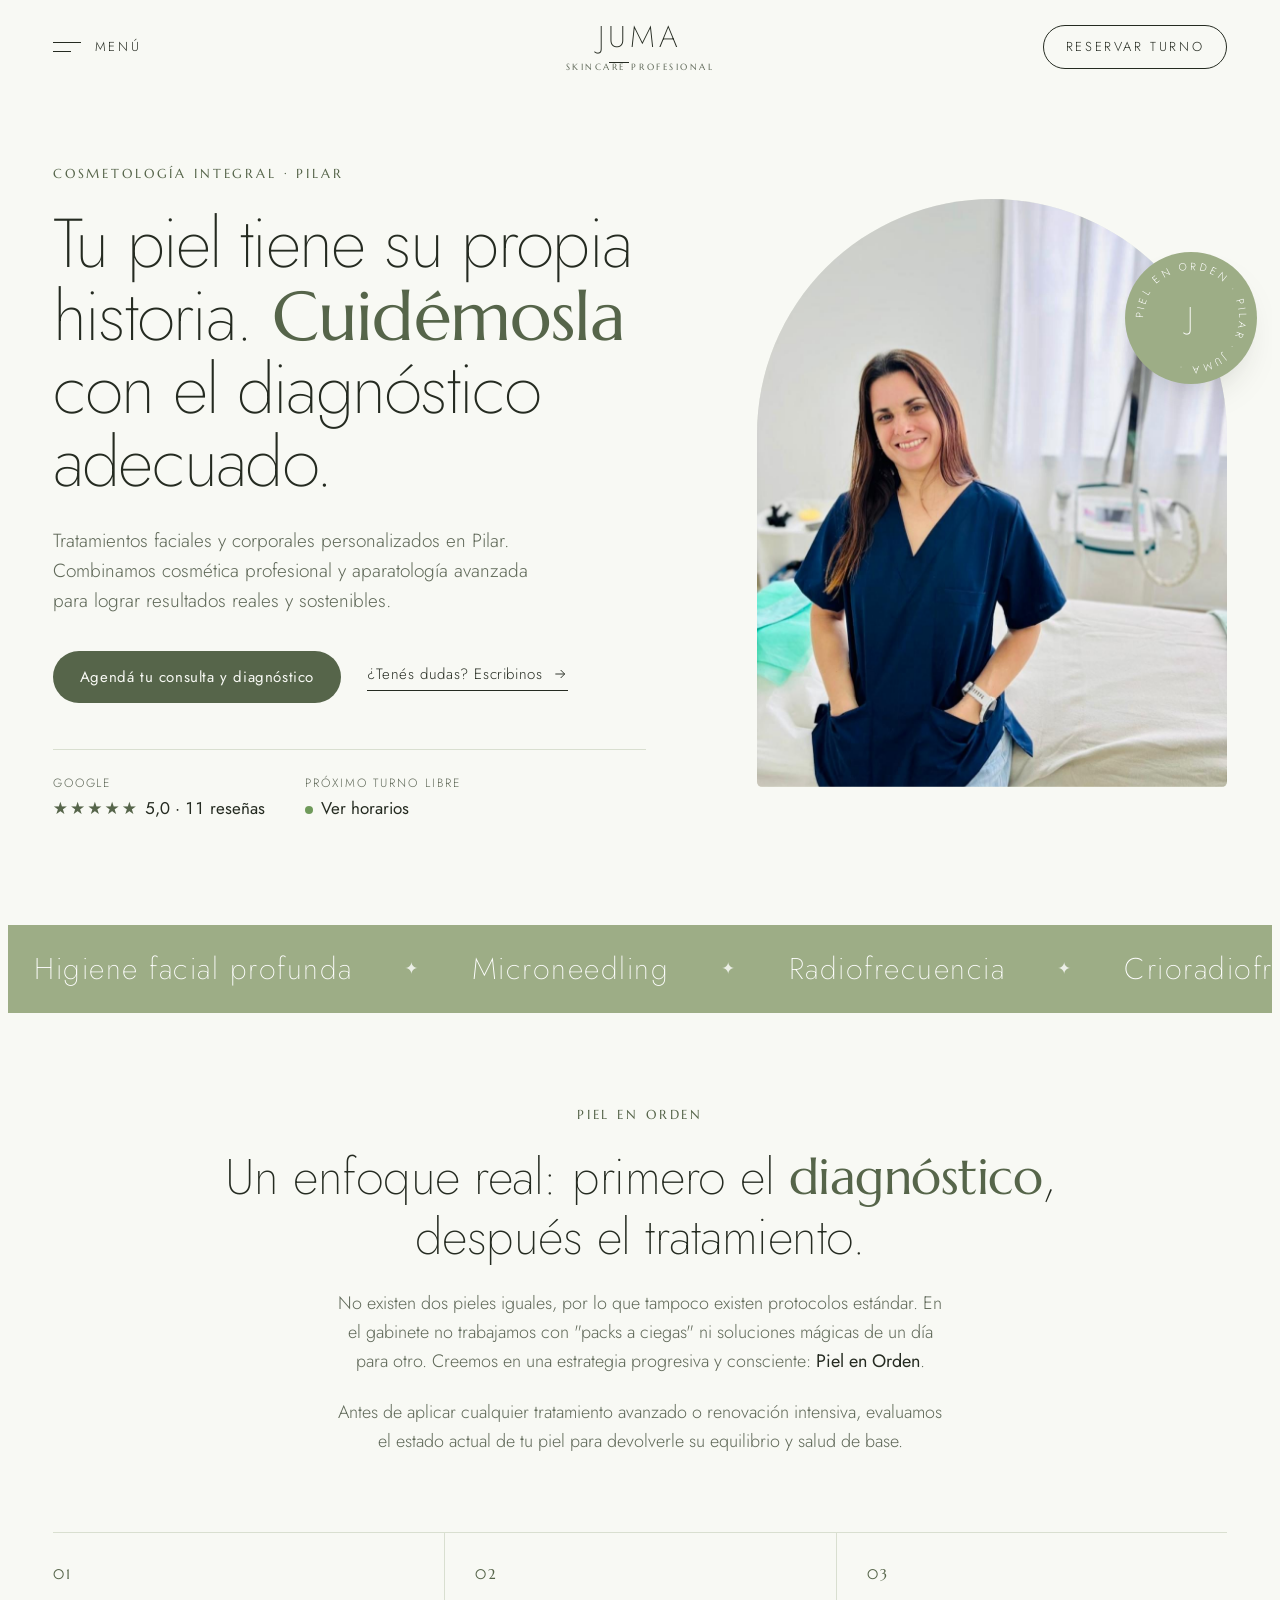
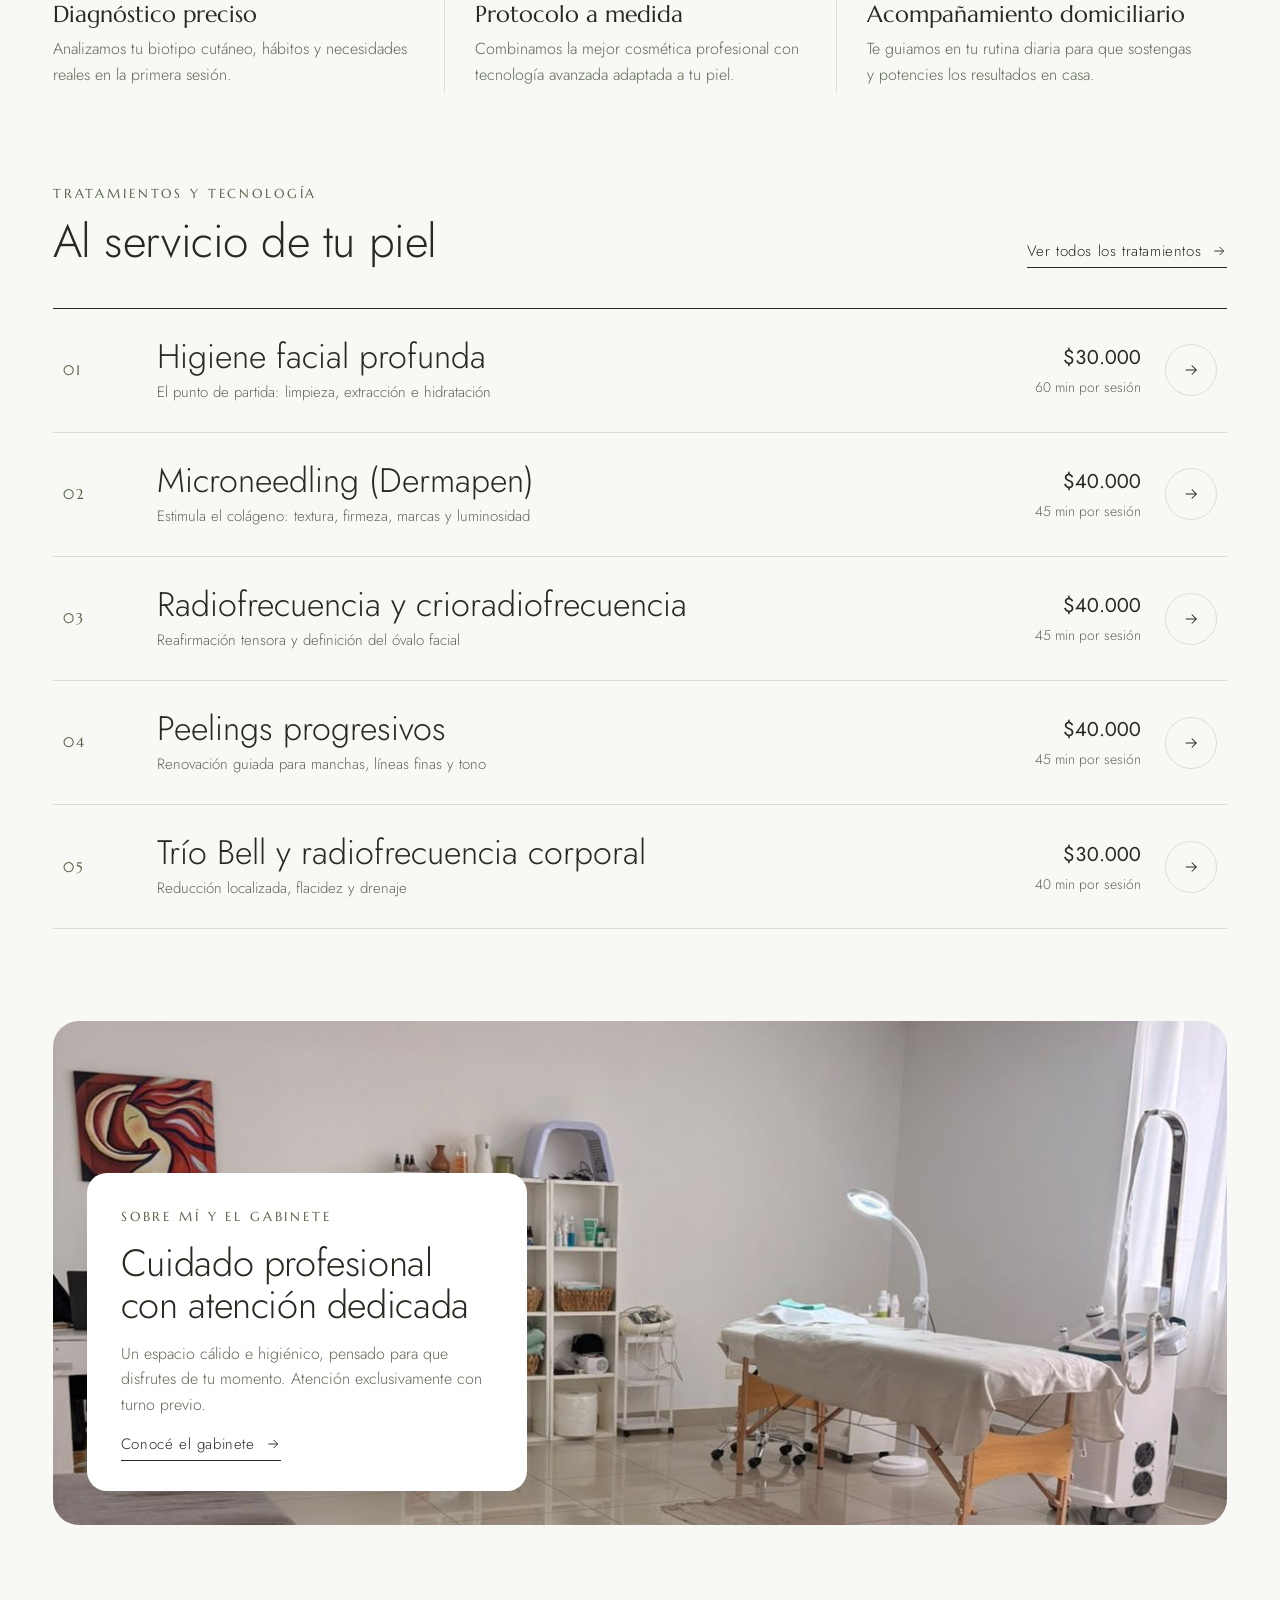
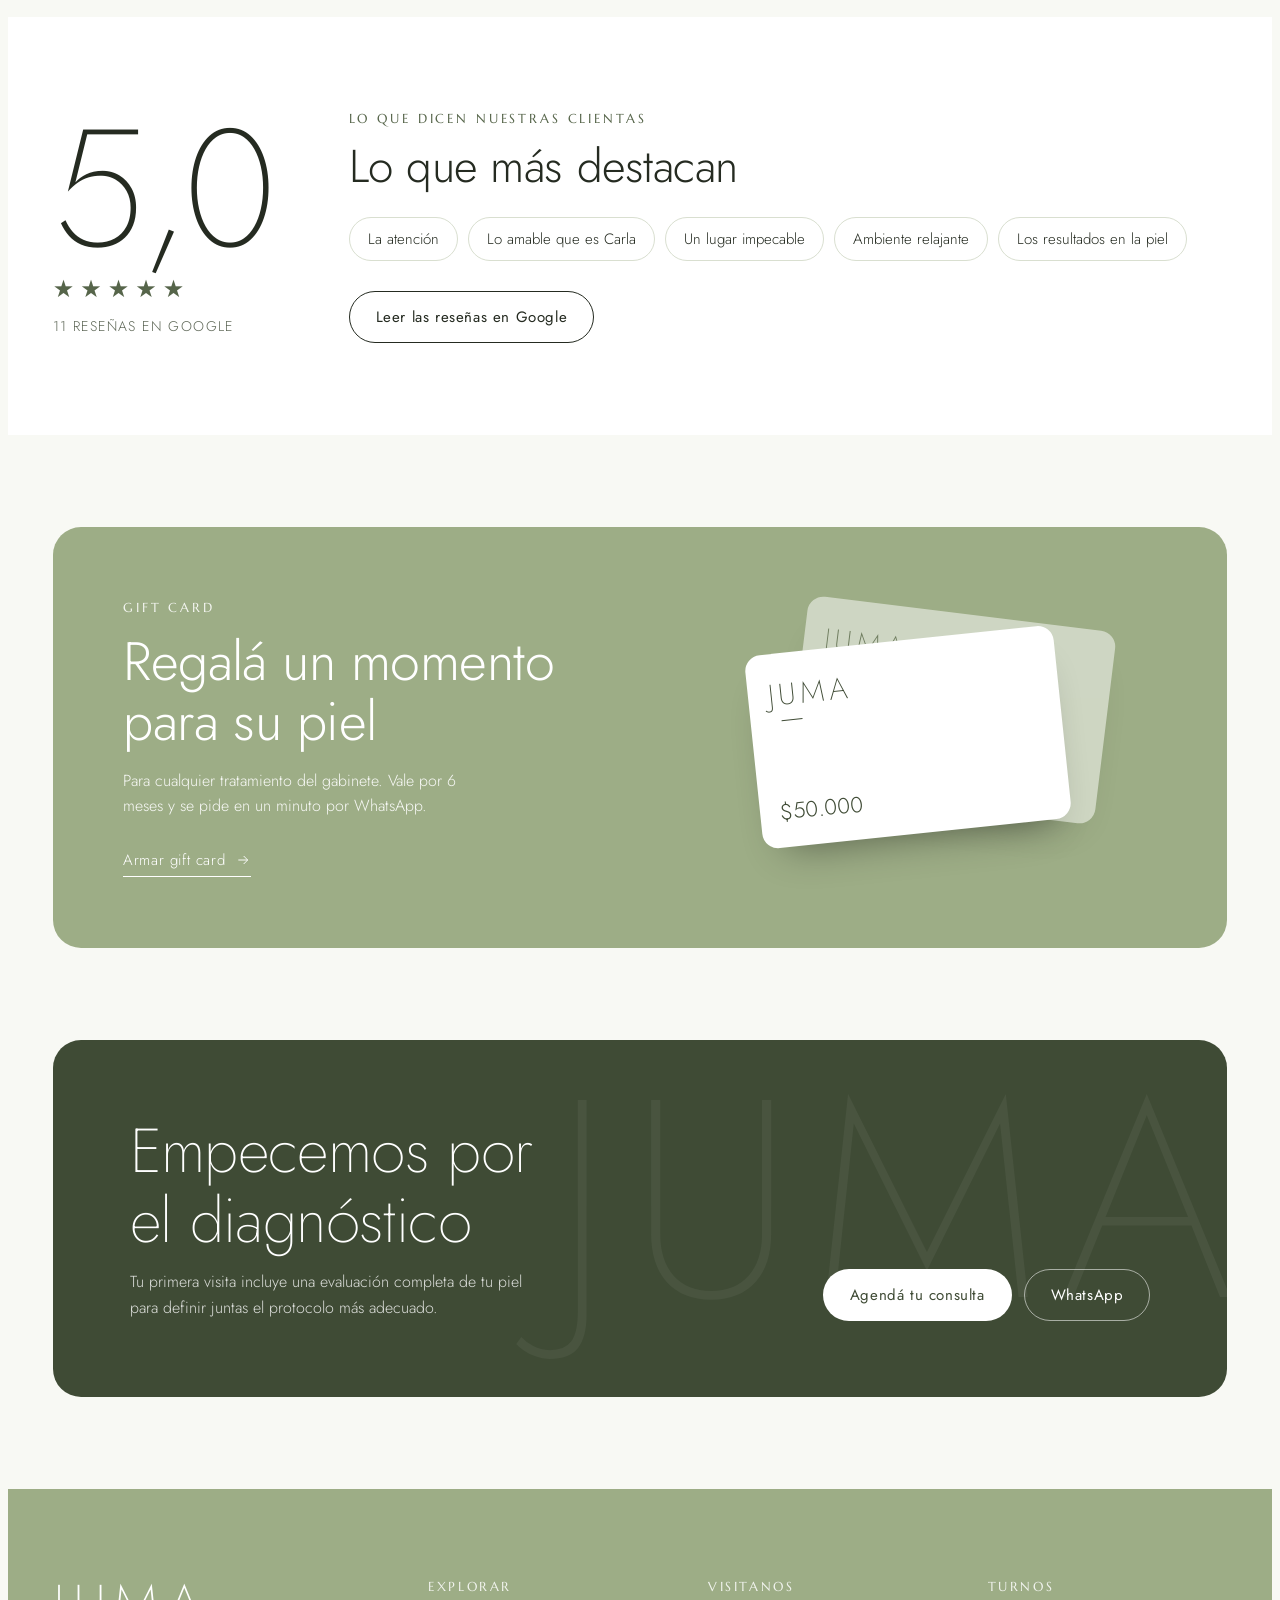
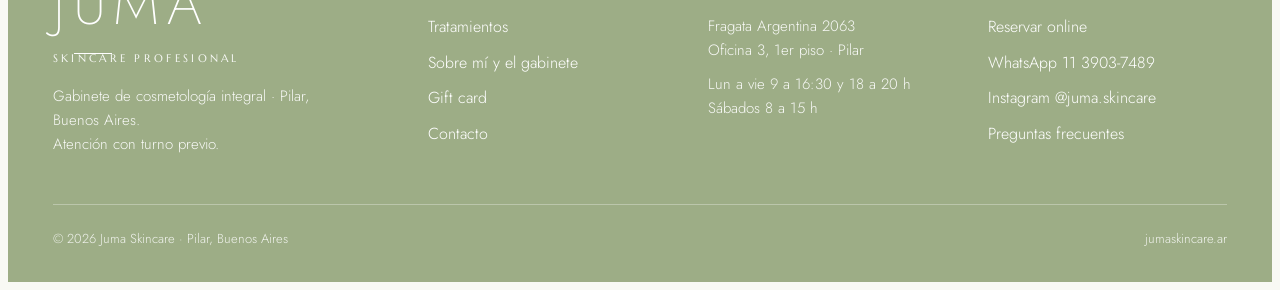
<file: index.html>
<!doctype html>
<html lang="es">
<head>
<meta charset="utf-8">
<meta name="viewport" content="width=device-width, initial-scale=1, viewport-fit=cover">
<title>Juma Skincare</title>
<meta name="description" content="Gabinete de cosmetología integral en Pilar. Tratamientos faciales y corporales personalizados, con diagnóstico. Reservá tu turno online.">
<link rel="preconnect" href="https://fonts.googleapis.com">
<link rel="preconnect" href="https://fonts.gstatic.com" crossorigin>
<link rel="stylesheet" href="https://fonts.googleapis.com/css2?family=Jost:wght@200;300;400;500&family=Marcellus&display=swap">
<meta name="color-scheme" content="only light">
<meta name="theme-color" content="#f8f9f4">
<link rel="stylesheet" href="assets/styles.css">
<script>document.documentElement.classList.add("js");if(/\.html$/.test(location.pathname)&&location.protocol!=="file:")history.replaceState(null,"",location.pathname.replace(/(index)?\.html$/,"")+location.search+location.hash)</script>
<link rel="icon" href="favicon.svg" type="image/svg+xml">
</head>
<body>
<header class="top" id="top">
  <div class="wrap top-row">
    <button class="menu-toggle" id="menuBtn" aria-expanded="false" aria-controls="menuPanel">
      <span class="burger" aria-hidden="true"><i></i><i></i></span><span class="menu-label">Menú</span>
    </button>
    <a class="brand" href="/" aria-label="Juma Skincare, inicio">
      <span class="brand-word">J<span class="u">U</span>MA</span>
      <span class="brand-sub">SKINCARE PROFESIONAL</span>
    </a>
    <a class="top-book" href="/reservar">Reservar<span class="hide-s"> turno</span></a>
  </div>
</header>
<div class="menu-panel" id="menuPanel" role="dialog" aria-modal="true" aria-label="Menú" hidden>
  <div class="wrap top-row">
    <button class="menu-toggle" id="menuClose"><span class="burger is-x" aria-hidden="true"><i></i><i></i></span><span class="menu-label">Cerrar</span></button>
    <a class="brand" href="/" aria-label="Juma Skincare, inicio"><span class="brand-word">J<span class="u">U</span>MA</span><span class="brand-sub">SKINCARE PROFESIONAL</span></a>
    <a class="top-book" href="/reservar">Reservar<span class="hide-s"> turno</span></a>
  </div>
  <div class="wrap menu-body">
    <nav aria-label="Secciones"><ul class="menu-list">
        <li style="--i:1"><a href="/" aria-current="page"><span class="mn">01</span><span class="mt">Inicio</span></a></li>
        <li style="--i:2"><a href="/tratamientos"><span class="mn">02</span><span class="mt">Tratamientos</span></a></li>
        <li style="--i:3"><a href="/estudio"><span class="mn">03</span><span class="mt">Sobre mí</span></a></li>
        <li style="--i:4"><a href="/giftcard"><span class="mn">04</span><span class="mt">Gift card</span></a></li>
        <li style="--i:5"><a href="/contacto"><span class="mn">05</span><span class="mt">Contacto</span></a></li>
    </ul></nav>
    <div class="menu-aside">
      <div><div class="eyebrow">Visitanos</div><p>Fragata Argentina 2063<br>Oficina 3, 1er piso · Pilar</p></div>
      <div><div class="eyebrow">Horarios</div><p>Lun a vie 9 a 16:30 y 18 a 20 h<br>Sábados 8 a 15 h</p></div>
      <div class="menu-social"><a href="https://wa.me/5491139037489?text=Hola%20Carla%21%20Te%20escribo%20desde%20la%20p%C3%A1gina%20de%20Juma%20Skincare%2C%20quer%C3%ADa%20hacerte%20una%20consulta." target="_blank" rel="noopener">WhatsApp</a><a href="https://www.instagram.com/juma.skincare/" target="_blank" rel="noopener">Instagram</a><a href="https://share.google/rtIwu5izzURgPClUn" target="_blank" rel="noopener">Google Maps</a></div>
    </div>
  </div>
</div>

<main>
  <section class="home-hero">
    <div class="wrap">
      <div>
        <div class="eyebrow reveal">Cosmetología integral · Pilar</div>
        <h1 class="hh-title hh-title-long reveal d1">Tu piel tiene su propia historia. <em>Cuidémosla</em> con el diagnóstico adecuado.</h1>
        <p class="hh-lead reveal d2">Tratamientos faciales y corporales personalizados en Pilar. Combinamos cosmética profesional y aparatología avanzada para lograr resultados reales y sostenibles.</p>
        <div class="hh-cta reveal d3">
          <a class="btn btn-solid" href="/reservar?t=limpieza_primera">Agendá tu consulta y diagnóstico</a>
          <a class="link-arrow" href="https://wa.me/5491139037489?text=Hola%20Carla%21%20%F0%9F%91%8B%20Vi%20la%20p%C3%A1gina%20de%20Juma%20y%20me%20gustar%C3%ADa%20que%20me%20asesores%20para%20elegir%20el%20tratamiento%20adecuado%20para%20mi%20piel." target="_blank" rel="noopener">¿Tenés dudas? Escribinos <svg viewBox="0 0 24 24" fill="none" stroke="currentColor" stroke-width="1.4"><path d="M5 12h14M13 6l6 6-6 6"/></svg></a>
        </div>
        <div class="hh-trust reveal d3">
          <a class="trust-item" href="https://share.google/rtIwu5izzURgPClUn" target="_blank" rel="noopener"><small>Google</small><strong><span class="stars" aria-hidden="true">★★★★★</span>5,0 · 11 reseñas</strong></a>
          <a class="trust-item" href="/reservar"><small>Próximo turno libre</small><strong><span class="live-dot" aria-hidden="true"></span><span id="nextSlotText">Buscando…</span></strong></a>
        </div>
      </div>
      <div class="hh-visual">
        <div class="arch"><img src="img/carla.jpg" alt="Carla, cosmetóloga de Juma, en su gabinete" width="960" height="1280"></div>
        <div class="rot-badge" aria-hidden="true">
          <svg class="ring" viewBox="0 0 132 132"><defs><path id="circ" d="M66,66 m-48,0 a48,48 0 1,1 96,0 a48,48 0 1,1 -96,0"/></defs>
            <text fill="#fff" font-size="10.5" letter-spacing="3.2" font-family="Jost, sans-serif"><textPath href="#circ">PIEL EN ORDEN · PILAR · JUMA ·</textPath></text></svg>
          <span class="core">J</span>
        </div>
      </div>
    </div>
  </section>

  <div class="marquee" aria-hidden="true"><div class="marquee-track"><span>Higiene facial profunda</span><span>Microneedling</span><span>Radiofrecuencia</span><span>Crioradiofrecuencia</span><span>Electroporación</span><span>Peelings progresivos</span><span>PDRN salmón</span><span>Plasma</span><span>Trío Bell</span><span>Modelado corporal</span><span>Higiene facial profunda</span><span>Microneedling</span><span>Radiofrecuencia</span><span>Crioradiofrecuencia</span><span>Electroporación</span><span>Peelings progresivos</span><span>PDRN salmón</span><span>Plasma</span><span>Trío Bell</span><span>Modelado corporal</span></div></div>

  <section class="band">
    <div class="wrap">
      <div class="philo">
        <div class="eyebrow reveal">Piel en orden</div>
        <p class="philo-quote reveal d1">Un enfoque real: primero el <em>diagnóstico</em>, después el tratamiento.</p>
        <p class="philo-text reveal d2">No existen dos pieles iguales, por lo que tampoco existen protocolos estándar. En el gabinete no trabajamos con "packs a ciegas" ni soluciones mágicas de un día para otro. Creemos en una estrategia progresiva y consciente: <strong>Piel en Orden</strong>.</p>
        <p class="philo-text reveal d2">Antes de aplicar cualquier tratamiento avanzado o renovación intensiva, evaluamos el estado actual de tu piel para devolverle su equilibrio y salud de base.</p>
      </div>
      <div class="pillars">
        <div class="pillar reveal"><div class="n">01</div><h3>Diagnóstico preciso</h3><p>Analizamos tu biotipo cutáneo, hábitos y necesidades reales en la primera sesión.</p></div>
        <div class="pillar reveal d1"><div class="n">02</div><h3>Protocolo a medida</h3><p>Combinamos la mejor cosmética profesional con tecnología avanzada adaptada a tu piel.</p></div>
        <div class="pillar reveal d2"><div class="n">03</div><h3>Acompañamiento domiciliario</h3><p>Te guiamos en tu rutina diaria para que sostengas y potencies los resultados en casa.</p></div>
      </div>
    </div>
  </section>

  <section class="band" style="padding-top:0">
    <div class="wrap">
      <div class="sec-head reveal">
        <div><div class="eyebrow">Tratamientos y tecnología</div><h2 style="margin-top:12px">Al servicio de tu piel</h2></div>
        <a class="link-arrow" href="/tratamientos">Ver todos los tratamientos <svg viewBox="0 0 24 24" fill="none" stroke="currentColor" stroke-width="1.4"><path d="M5 12h14M13 6l6 6-6 6"/></svg></a>
      </div>
      <div class="tlist">
        <a class="trow reveal" href="/reservar?t=limpieza_primera">
          <span class="n">01</span>
          <div><h3>Higiene facial profunda</h3><p class="d">El punto de partida: limpieza, extracción e hidratación</p><span class="meta-m">60 min · $30.000</span></div>
          <div class="meta"><strong>$30.000</strong><small>60 min por sesión</small></div>
          <span class="go" aria-hidden="true"><svg viewBox="0 0 24 24" fill="none" stroke="currentColor" stroke-width="1.4"><path d="M5 12h14M13 6l6 6-6 6"/></svg></span>
        </a>
        <a class="trow reveal" href="/reservar?t=dermapen">
          <span class="n">02</span>
          <div><h3>Microneedling (Dermapen)</h3><p class="d">Estimula el colágeno: textura, firmeza, marcas y luminosidad</p><span class="meta-m">45 min · $40.000</span></div>
          <div class="meta"><strong>$40.000</strong><small>45 min por sesión</small></div>
          <span class="go" aria-hidden="true"><svg viewBox="0 0 24 24" fill="none" stroke="currentColor" stroke-width="1.4"><path d="M5 12h14M13 6l6 6-6 6"/></svg></span>
        </a>
        <a class="trow reveal" href="/reservar?t=radiofrecuencia">
          <span class="n">03</span>
          <div><h3>Radiofrecuencia y crioradiofrecuencia</h3><p class="d">Reafirmación tensora y definición del óvalo facial</p><span class="meta-m">45 min · $40.000</span></div>
          <div class="meta"><strong>$40.000</strong><small>45 min por sesión</small></div>
          <span class="go" aria-hidden="true"><svg viewBox="0 0 24 24" fill="none" stroke="currentColor" stroke-width="1.4"><path d="M5 12h14M13 6l6 6-6 6"/></svg></span>
        </a>
        <a class="trow reveal" href="/reservar?t=peeling">
          <span class="n">04</span>
          <div><h3>Peelings progresivos</h3><p class="d">Renovación guiada para manchas, líneas finas y tono</p><span class="meta-m">45 min · $40.000</span></div>
          <div class="meta"><strong>$40.000</strong><small>45 min por sesión</small></div>
          <span class="go" aria-hidden="true"><svg viewBox="0 0 24 24" fill="none" stroke="currentColor" stroke-width="1.4"><path d="M5 12h14M13 6l6 6-6 6"/></svg></span>
        </a>
        <a class="trow reveal" href="/reservar?t=trio_bell">
          <span class="n">05</span>
          <div><h3>Trío Bell y radiofrecuencia corporal</h3><p class="d">Reducción localizada, flacidez y drenaje</p><span class="meta-m">40 min · $30.000</span></div>
          <div class="meta"><strong>$30.000</strong><small>40 min por sesión</small></div>
          <span class="go" aria-hidden="true"><svg viewBox="0 0 24 24" fill="none" stroke="currentColor" stroke-width="1.4"><path d="M5 12h14M13 6l6 6-6 6"/></svg></span>
        </a>
      </div>
    </div>
  </section>

  <section class="band" style="padding-top:0">
    <div class="wrap">
      <div class="studio reveal">
        <div class="studio-img"><img src="img/gabinete-ancho.jpg" alt="Gabinete de Juma: camilla, aparatología y estantes con productos profesionales" loading="lazy" width="1200" height="675"></div>
        <div class="studio-card">
          <div class="eyebrow">Sobre mí y el gabinete</div>
          <h2>Cuidado profesional con atención dedicada</h2>
          <p>Un espacio cálido e higiénico, pensado para que disfrutes de tu momento. Atención exclusivamente con turno previo.</p>
          <a class="link-arrow" href="/estudio">Conocé el gabinete <svg viewBox="0 0 24 24" fill="none" stroke="currentColor" stroke-width="1.4"><path d="M5 12h14M13 6l6 6-6 6"/></svg></a>
        </div>
      </div>
    </div>
  </section>

  <section class="band band-alt">
    <div class="wrap reviews">
      <div class="score reveal">
        <div class="num">5,0</div>
        <div class="stars" aria-label="5 de 5 estrellas">★★★★★</div>
        <small>11 reseñas en Google</small>
      </div>
      <div class="reveal d1">
        <div class="eyebrow">Lo que dicen nuestras clientas</div>
        <h2 style="margin-top:12px">Lo que más destacan</h2>
        <div class="themes"><span class="theme">La atención</span><span class="theme">Lo amable que es Carla</span><span class="theme">Un lugar impecable</span><span class="theme">Ambiente relajante</span><span class="theme">Los resultados en la piel</span></div>
        <a class="btn btn-line" href="https://share.google/rtIwu5izzURgPClUn" target="_blank" rel="noopener">Leer las reseñas en Google</a>
      </div>
    </div>
  </section>

  <section class="band">
    <div class="wrap">
      <a class="gift-band reveal" href="/giftcard">
        <div>
          <div class="eyebrow">Gift card</div>
          <h2 style="margin-top:12px">Regalá un momento<br>para su piel</h2>
          <p>Para cualquier tratamiento del gabinete. Vale por 6 meses y se pide en un minuto por WhatsApp.</p>
          <span class="link-arrow">Armar gift card <svg viewBox="0 0 24 24" fill="none" stroke="currentColor" stroke-width="1.4"><path d="M5 12h14M13 6l6 6-6 6"/></svg></span>
        </div>
        <div class="gb-visual" aria-hidden="true">
          <div class="mini-gc back"><div class="w">J<span class="u">U</span>MA</div><div class="a">$30.000</div></div>
          <div class="mini-gc"><div class="w">J<span class="u">U</span>MA</div><div class="a">$50.000</div></div>
        </div>
      </a>
    </div>
  </section>

  <section class="band" style="padding-top:0">
    <div class="wrap">
      <div class="cta-band reveal">
        <div><h2>Empecemos por el diagnóstico</h2><p>Tu primera visita incluye una evaluación completa de tu piel para definir juntas el protocolo más adecuado.</p></div>
        <div class="actions"><a class="btn btn-light" href="/reservar?t=limpieza_primera">Agendá tu consulta</a><a class="btn btn-ghost-light" href="https://wa.me/5491139037489?text=Hola%20Carla%21%20Estuve%20viendo%20los%20tratamientos%20en%20la%20web%20y%20quer%C3%ADa%20consultarte%20cu%C3%A1l%20me%20conviene." target="_blank" rel="noopener">WhatsApp</a></div>
      </div>
    </div>
  </section>
</main>

<footer class="foot">
  <div class="wrap">
    <div class="foot-grid">
      <div>
        <div class="brand"><span class="brand-word">J<span class="u">U</span>MA</span><span class="brand-sub">SKINCARE PROFESIONAL</span></div>
        <p class="tagline">Gabinete de cosmetología integral · Pilar, Buenos Aires.<br>Atención con turno previo.</p>
      </div>
      <div>
        <h4>Explorar</h4>
        <ul><li><a href="/tratamientos">Tratamientos</a></li><li><a href="/estudio">Sobre mí y el gabinete</a></li><li><a href="/giftcard">Gift card</a></li><li><a href="/contacto">Contacto</a></li></ul>
      </div>
      <div>
        <h4>Visitanos</h4>
        <p>Fragata Argentina 2063<br>Oficina 3, 1er piso · Pilar</p>
        <p style="margin-top:10px">Lun a vie 9 a 16:30 y 18 a 20 h<br>Sábados 8 a 15 h</p>
      </div>
      <div>
        <h4>Turnos</h4>
        <ul><li><a href="/reservar">Reservar online</a></li><li><a href="https://wa.me/5491139037489?text=Hola%20Carla%21%20Te%20escribo%20desde%20la%20p%C3%A1gina%20de%20Juma%20Skincare%2C%20quer%C3%ADa%20hacerte%20una%20consulta." target="_blank" rel="noopener">WhatsApp 11 3903-7489</a></li><li><a href="https://www.instagram.com/juma.skincare/" target="_blank" rel="noopener">Instagram @juma.skincare</a></li><li><a href="/contacto">Preguntas frecuentes</a></li></ul>
      </div>
    </div>
    <div class="foot-bottom"><small>© 2026 Juma Skincare · Pilar, Buenos Aires</small><small>jumaskincare.ar</small></div>
  </div>
</footer>

<div class="toast" id="toast" role="status"></div>
<script src="assets/config.js"></script>
<script src="assets/app.js"></script>
</body>
</html>
</file>
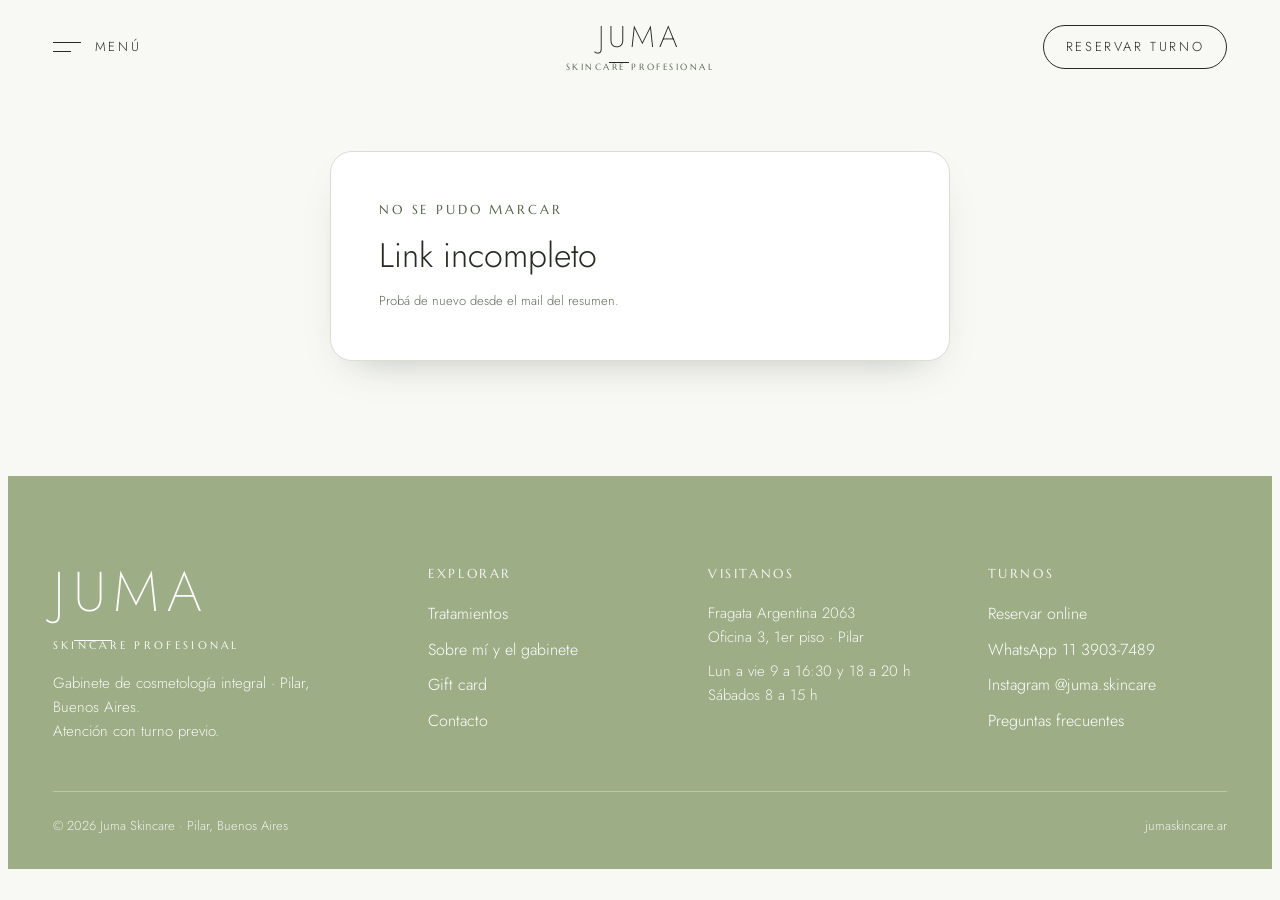
<file: asistencia.html>
<!doctype html>
<html lang="es">
<head>
<meta charset="utf-8">
<meta name="viewport" content="width=device-width, initial-scale=1, viewport-fit=cover">
<title>Asistencia · Juma Skincare</title>
<meta name="description" content="Confirmación de asistencia de turnos.">
<link rel="preconnect" href="https://fonts.googleapis.com">
<link rel="preconnect" href="https://fonts.gstatic.com" crossorigin>
<link rel="stylesheet" href="https://fonts.googleapis.com/css2?family=Jost:wght@200;300;400;500&family=Marcellus&display=swap">
<meta name="color-scheme" content="only light">
<meta name="theme-color" content="#f8f9f4">
<link rel="stylesheet" href="assets/styles.css">
<script>document.documentElement.classList.add("js");if(/\.html$/.test(location.pathname)&&location.protocol!=="file:")history.replaceState(null,"",location.pathname.replace(/(index)?\.html$/,"")+location.search+location.hash)</script>
<link rel="icon" href="favicon.svg" type="image/svg+xml">
<meta name="robots" content="noindex">
</head>
<body>
<header class="top" id="top">
  <div class="wrap top-row">
    <button class="menu-toggle" id="menuBtn" aria-expanded="false" aria-controls="menuPanel">
      <span class="burger" aria-hidden="true"><i></i><i></i></span><span class="menu-label">Menú</span>
    </button>
    <a class="brand" href="/" aria-label="Juma Skincare, inicio">
      <span class="brand-word">J<span class="u">U</span>MA</span>
      <span class="brand-sub">SKINCARE PROFESIONAL</span>
    </a>
    <a class="top-book" href="/reservar">Reservar<span class="hide-s"> turno</span></a>
  </div>
</header>
<div class="menu-panel" id="menuPanel" role="dialog" aria-modal="true" aria-label="Menú" hidden>
  <div class="wrap top-row">
    <button class="menu-toggle" id="menuClose"><span class="burger is-x" aria-hidden="true"><i></i><i></i></span><span class="menu-label">Cerrar</span></button>
    <a class="brand" href="/" aria-label="Juma Skincare, inicio"><span class="brand-word">J<span class="u">U</span>MA</span><span class="brand-sub">SKINCARE PROFESIONAL</span></a>
    <a class="top-book" href="/reservar">Reservar<span class="hide-s"> turno</span></a>
  </div>
  <div class="wrap menu-body">
    <nav aria-label="Secciones"><ul class="menu-list">
        <li style="--i:1"><a href="/"><span class="mn">01</span><span class="mt">Inicio</span></a></li>
        <li style="--i:2"><a href="/tratamientos"><span class="mn">02</span><span class="mt">Tratamientos</span></a></li>
        <li style="--i:3"><a href="/estudio"><span class="mn">03</span><span class="mt">Sobre mí</span></a></li>
        <li style="--i:4"><a href="/giftcard"><span class="mn">04</span><span class="mt">Gift card</span></a></li>
        <li style="--i:5"><a href="/contacto"><span class="mn">05</span><span class="mt">Contacto</span></a></li>
    </ul></nav>
    <div class="menu-aside">
      <div><div class="eyebrow">Visitanos</div><p>Fragata Argentina 2063<br>Oficina 3, 1er piso · Pilar</p></div>
      <div><div class="eyebrow">Horarios</div><p>Lun a vie 9 a 16:30 y 18 a 20 h<br>Sábados 8 a 15 h</p></div>
      <div class="menu-social"><a href="https://wa.me/5491139037489?text=Hola%20Carla%21%20Te%20escribo%20desde%20la%20p%C3%A1gina%20de%20Juma%20Skincare%2C%20quer%C3%ADa%20hacerte%20una%20consulta." target="_blank" rel="noopener">WhatsApp</a><a href="https://www.instagram.com/juma.skincare/" target="_blank" rel="noopener">Instagram</a><a href="https://share.google/rtIwu5izzURgPClUn" target="_blank" rel="noopener">Google Maps</a></div>
    </div>
  </div>
</div>

<main>
  <section class="page-body">
    <div class="wrap">
      <div class="pay-status" id="asistencia" aria-live="polite">
        <div class="done"><div class="spinner" aria-hidden="true"></div><h3>Marcando la asistencia…</h3></div>
      </div>
    </div>
  </section>
</main>

<footer class="foot">
  <div class="wrap">
    <div class="foot-grid">
      <div>
        <div class="brand"><span class="brand-word">J<span class="u">U</span>MA</span><span class="brand-sub">SKINCARE PROFESIONAL</span></div>
        <p class="tagline">Gabinete de cosmetología integral · Pilar, Buenos Aires.<br>Atención con turno previo.</p>
      </div>
      <div>
        <h4>Explorar</h4>
        <ul><li><a href="/tratamientos">Tratamientos</a></li><li><a href="/estudio">Sobre mí y el gabinete</a></li><li><a href="/giftcard">Gift card</a></li><li><a href="/contacto">Contacto</a></li></ul>
      </div>
      <div>
        <h4>Visitanos</h4>
        <p>Fragata Argentina 2063<br>Oficina 3, 1er piso · Pilar</p>
        <p style="margin-top:10px">Lun a vie 9 a 16:30 y 18 a 20 h<br>Sábados 8 a 15 h</p>
      </div>
      <div>
        <h4>Turnos</h4>
        <ul><li><a href="/reservar">Reservar online</a></li><li><a href="https://wa.me/5491139037489?text=Hola%20Carla%21%20Te%20escribo%20desde%20la%20p%C3%A1gina%20de%20Juma%20Skincare%2C%20quer%C3%ADa%20hacerte%20una%20consulta." target="_blank" rel="noopener">WhatsApp 11 3903-7489</a></li><li><a href="https://www.instagram.com/juma.skincare/" target="_blank" rel="noopener">Instagram @juma.skincare</a></li><li><a href="/contacto">Preguntas frecuentes</a></li></ul>
      </div>
    </div>
    <div class="foot-bottom"><small>© 2026 Juma Skincare · Pilar, Buenos Aires</small><small>jumaskincare.ar</small></div>
  </div>
</footer>

<div class="toast" id="toast" role="status"></div>
<script src="assets/config.js"></script>
<script src="assets/app.js"></script>
</body>
</html>
</file>
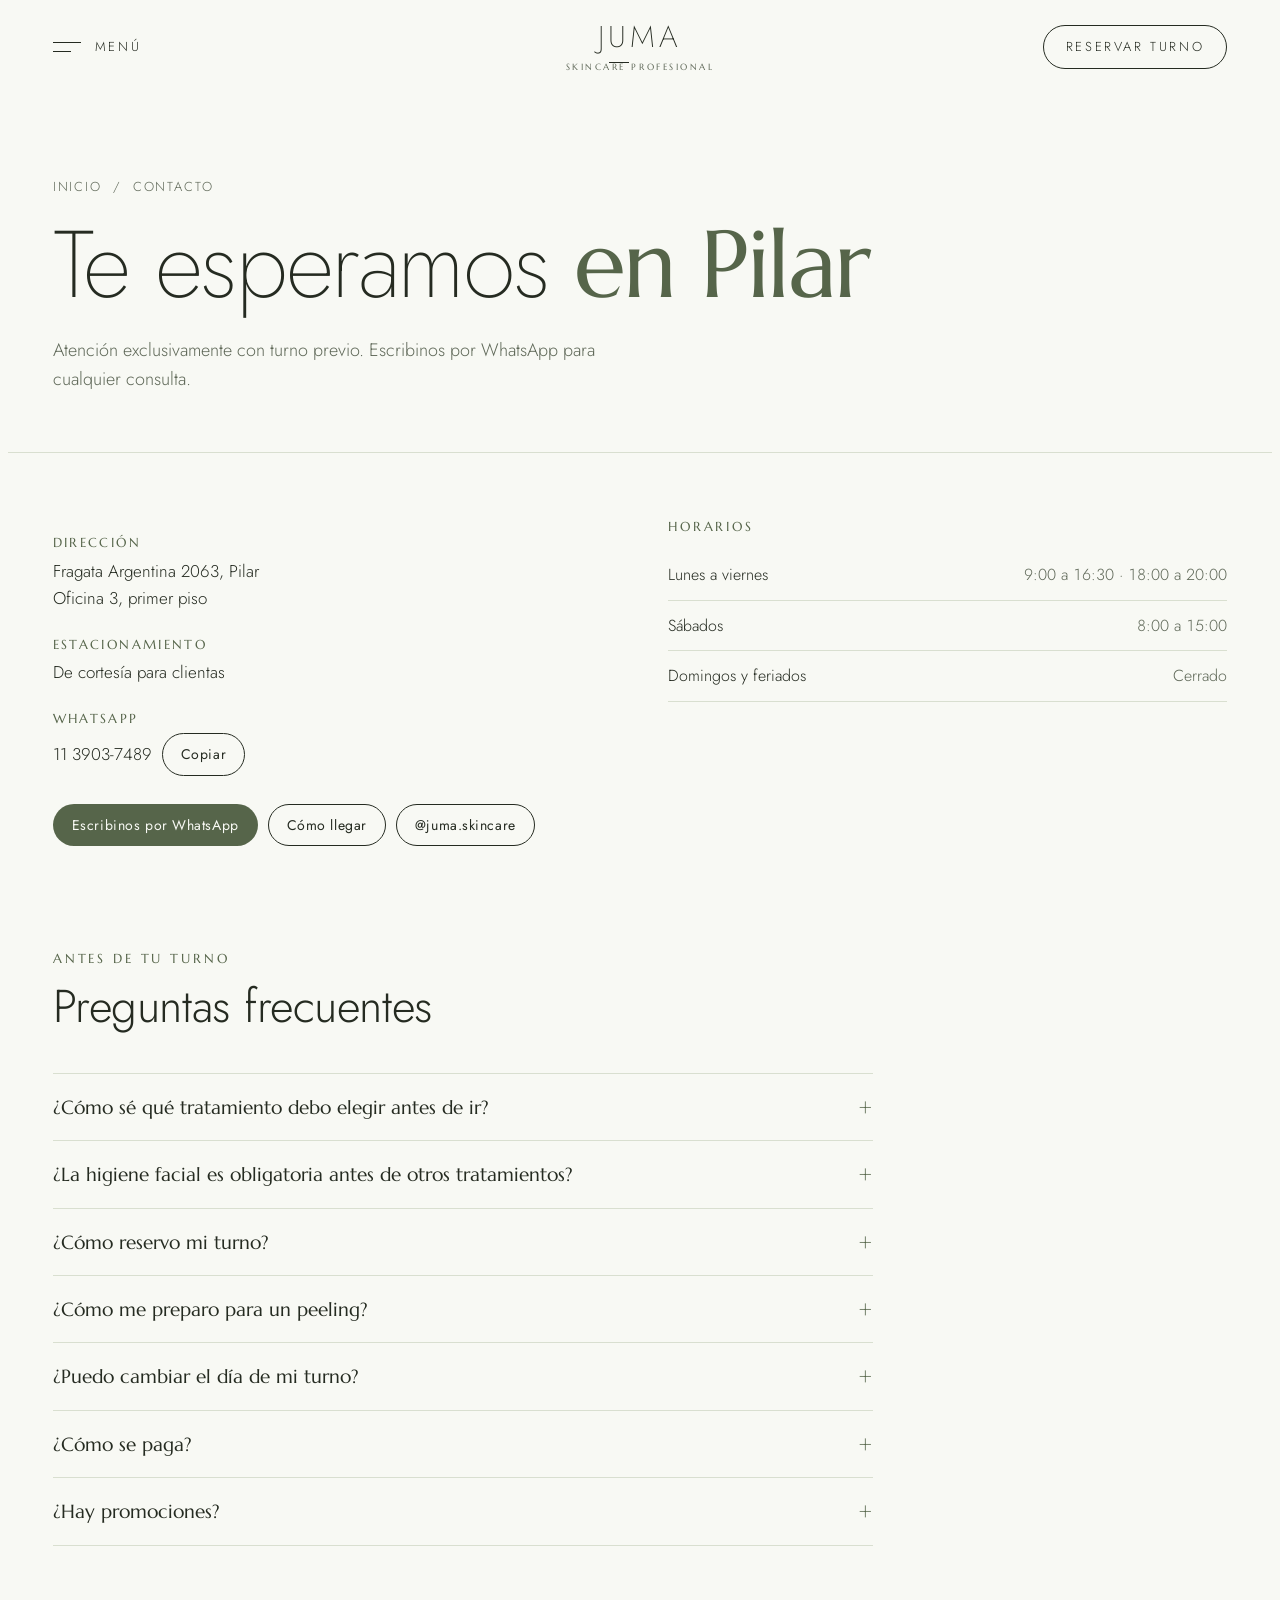
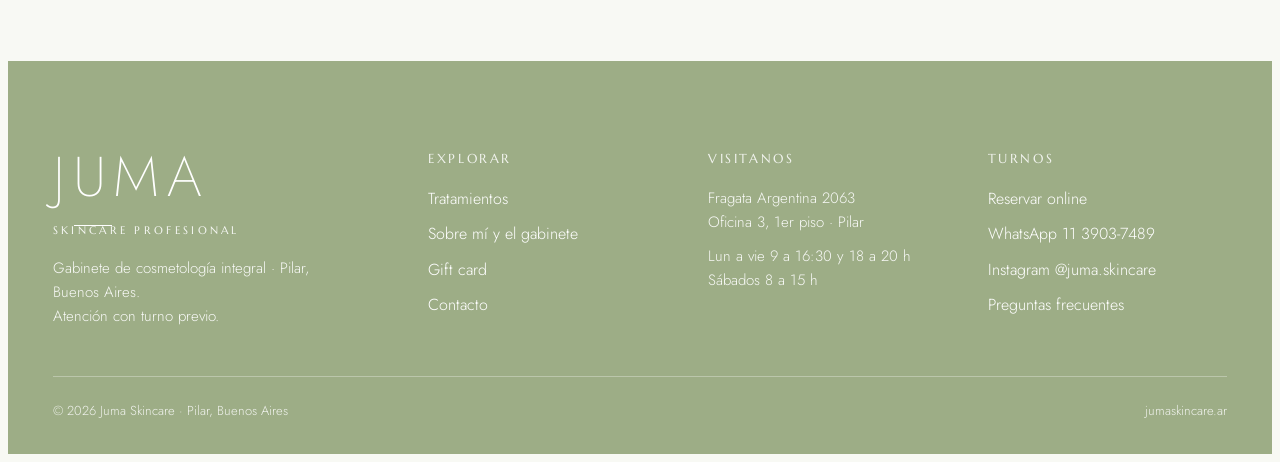
<file: contacto.html>
<!doctype html>
<html lang="es">
<head>
<meta charset="utf-8">
<meta name="viewport" content="width=device-width, initial-scale=1, viewport-fit=cover">
<title>Contacto · Juma Skincare</title>
<meta name="description" content="Dirección, horarios y preguntas frecuentes de Juma Skincare en Pilar.">
<link rel="preconnect" href="https://fonts.googleapis.com">
<link rel="preconnect" href="https://fonts.gstatic.com" crossorigin>
<link rel="stylesheet" href="https://fonts.googleapis.com/css2?family=Jost:wght@200;300;400;500&family=Marcellus&display=swap">
<meta name="color-scheme" content="only light">
<meta name="theme-color" content="#f8f9f4">
<link rel="stylesheet" href="assets/styles.css">
<script>document.documentElement.classList.add("js");if(/\.html$/.test(location.pathname)&&location.protocol!=="file:")history.replaceState(null,"",location.pathname.replace(/(index)?\.html$/,"")+location.search+location.hash)</script>
<link rel="icon" href="favicon.svg" type="image/svg+xml">
</head>
<body>
<header class="top" id="top">
  <div class="wrap top-row">
    <button class="menu-toggle" id="menuBtn" aria-expanded="false" aria-controls="menuPanel">
      <span class="burger" aria-hidden="true"><i></i><i></i></span><span class="menu-label">Menú</span>
    </button>
    <a class="brand" href="/" aria-label="Juma Skincare, inicio">
      <span class="brand-word">J<span class="u">U</span>MA</span>
      <span class="brand-sub">SKINCARE PROFESIONAL</span>
    </a>
    <a class="top-book" href="/reservar">Reservar<span class="hide-s"> turno</span></a>
  </div>
</header>
<div class="menu-panel" id="menuPanel" role="dialog" aria-modal="true" aria-label="Menú" hidden>
  <div class="wrap top-row">
    <button class="menu-toggle" id="menuClose"><span class="burger is-x" aria-hidden="true"><i></i><i></i></span><span class="menu-label">Cerrar</span></button>
    <a class="brand" href="/" aria-label="Juma Skincare, inicio"><span class="brand-word">J<span class="u">U</span>MA</span><span class="brand-sub">SKINCARE PROFESIONAL</span></a>
    <a class="top-book" href="/reservar">Reservar<span class="hide-s"> turno</span></a>
  </div>
  <div class="wrap menu-body">
    <nav aria-label="Secciones"><ul class="menu-list">
        <li style="--i:1"><a href="/"><span class="mn">01</span><span class="mt">Inicio</span></a></li>
        <li style="--i:2"><a href="/tratamientos"><span class="mn">02</span><span class="mt">Tratamientos</span></a></li>
        <li style="--i:3"><a href="/estudio"><span class="mn">03</span><span class="mt">Sobre mí</span></a></li>
        <li style="--i:4"><a href="/giftcard"><span class="mn">04</span><span class="mt">Gift card</span></a></li>
        <li style="--i:5"><a href="/contacto" aria-current="page"><span class="mn">05</span><span class="mt">Contacto</span></a></li>
    </ul></nav>
    <div class="menu-aside">
      <div><div class="eyebrow">Visitanos</div><p>Fragata Argentina 2063<br>Oficina 3, 1er piso · Pilar</p></div>
      <div><div class="eyebrow">Horarios</div><p>Lun a vie 9 a 16:30 y 18 a 20 h<br>Sábados 8 a 15 h</p></div>
      <div class="menu-social"><a href="https://wa.me/5491139037489?text=Hola%20Carla%21%20Te%20escribo%20desde%20la%20p%C3%A1gina%20de%20Juma%20Skincare%2C%20quer%C3%ADa%20hacerte%20una%20consulta." target="_blank" rel="noopener">WhatsApp</a><a href="https://www.instagram.com/juma.skincare/" target="_blank" rel="noopener">Instagram</a><a href="https://share.google/rtIwu5izzURgPClUn" target="_blank" rel="noopener">Google Maps</a></div>
    </div>
  </div>
</div>

<main>
  <section class="page-hero">
    <div class="wrap">
      <div class="crumbs"><a href="/">Inicio</a> &nbsp;/&nbsp; Contacto</div>
      <h1 class="page-title">Te esperamos <em>en Pilar</em></h1>
      <p class="lead">Atención exclusivamente con turno previo. Escribinos por WhatsApp para cualquier consulta.</p>
    </div>
  </section>
  <section class="page-body">
    <div class="wrap visit">
      <div>
        <dl class="info-list">
          <div><dt>Dirección</dt><dd>Fragata Argentina 2063, Pilar<br>Oficina 3, primer piso</dd></div>
          <div><dt>Estacionamiento</dt><dd>De cortesía para clientas</dd></div>
          <div><dt>WhatsApp</dt><dd class="copy-row"><span class="num" id="waNum">11 3903-7489</span><button class="btn btn-line btn-sm" id="copyWa" type="button">Copiar</button></dd></div>
        </dl>
        <div class="linkrow" style="margin-top:28px">
          <a class="btn btn-solid btn-sm" href="https://wa.me/5491139037489?text=Hola%20Carla%21%20Te%20escribo%20desde%20la%20p%C3%A1gina%20de%20Juma%20Skincare%2C%20quer%C3%ADa%20hacerte%20una%20consulta." target="_blank" rel="noopener">Escribinos por WhatsApp</a>
          <a class="btn btn-line btn-sm" href="https://share.google/rtIwu5izzURgPClUn" target="_blank" rel="noopener">Cómo llegar</a>
          <a class="btn btn-line btn-sm" href="https://www.instagram.com/juma.skincare/" target="_blank" rel="noopener">@juma.skincare</a>
        </div>
      </div>
      <div>
        <div class="eyebrow" style="margin-bottom:12px">Horarios</div>
        <table class="hours">
          <tbody>
            <tr><td>Lunes a viernes</td><td>9:00 a 16:30 · 18:00 a 20:00</td></tr>
            <tr><td>Sábados</td><td>8:00 a 15:00</td></tr>
            <tr><td>Domingos y feriados</td><td>Cerrado</td></tr>
          </tbody>
        </table>
      </div>
    </div>
    <div class="wrap" style="margin-top:clamp(64px,8vw,110px)">
      <div class="sec-head"><div><div class="eyebrow">Antes de tu turno</div><h2 style="margin-top:12px">Preguntas frecuentes</h2></div></div>
      <div class="faq">
        <details><summary>¿Cómo sé qué tratamiento debo elegir antes de ir?</summary><p>No hace falta que lo sepas de antemano. En tu primera visita realizamos una evaluación completa de tu piel para definir juntas el protocolo más adecuado.</p></details>
        <details><summary>¿La higiene facial es obligatoria antes de otros tratamientos?</summary><p>Sí. Para lograr resultados óptimos y seguros en procedimientos avanzados (como peelings o microneedling), la piel debe estar limpia, equilibrada y descongestionada.</p></details>
        <details><summary>¿Cómo reservo mi turno?</summary><p>Desde la sección <a href="/reservar">Reservar</a> elegís el tratamiento, el día y el horario libre, y tu turno queda confirmado al instante. Si preferís, escribinos por WhatsApp y te respondemos a la brevedad para coordinarlo.</p></details>
        <details><summary>¿Cómo me preparo para un peeling?</summary><p>No te depiles en la zona durante los 2 días previos al tratamiento. Si tenés alguna duda, escribinos antes de la sesión.</p></details>
        <details><summary>¿Puedo cambiar el día de mi turno?</summary><p>Sí, sin costo, avisando con más de 24 h. Escribinos por WhatsApp con tu código de reserva y lo coordinamos.</p></details>
        <details><summary>¿Cómo se paga?</summary><p>El tratamiento se abona en el gabinete el día del turno, por transferencia o en efectivo.</p></details>
        <details><summary>¿Hay promociones?</summary><p>Con el pack de 6 sesiones de Trío Bell, la sexta es gratis.</p></details>
      </div>
    </div>
  </section>
</main>

<footer class="foot">
  <div class="wrap">
    <div class="foot-grid">
      <div>
        <div class="brand"><span class="brand-word">J<span class="u">U</span>MA</span><span class="brand-sub">SKINCARE PROFESIONAL</span></div>
        <p class="tagline">Gabinete de cosmetología integral · Pilar, Buenos Aires.<br>Atención con turno previo.</p>
      </div>
      <div>
        <h4>Explorar</h4>
        <ul><li><a href="/tratamientos">Tratamientos</a></li><li><a href="/estudio">Sobre mí y el gabinete</a></li><li><a href="/giftcard">Gift card</a></li><li><a href="/contacto">Contacto</a></li></ul>
      </div>
      <div>
        <h4>Visitanos</h4>
        <p>Fragata Argentina 2063<br>Oficina 3, 1er piso · Pilar</p>
        <p style="margin-top:10px">Lun a vie 9 a 16:30 y 18 a 20 h<br>Sábados 8 a 15 h</p>
      </div>
      <div>
        <h4>Turnos</h4>
        <ul><li><a href="/reservar">Reservar online</a></li><li><a href="https://wa.me/5491139037489?text=Hola%20Carla%21%20Te%20escribo%20desde%20la%20p%C3%A1gina%20de%20Juma%20Skincare%2C%20quer%C3%ADa%20hacerte%20una%20consulta." target="_blank" rel="noopener">WhatsApp 11 3903-7489</a></li><li><a href="https://www.instagram.com/juma.skincare/" target="_blank" rel="noopener">Instagram @juma.skincare</a></li><li><a href="/contacto">Preguntas frecuentes</a></li></ul>
      </div>
    </div>
    <div class="foot-bottom"><small>© 2026 Juma Skincare · Pilar, Buenos Aires</small><small>jumaskincare.ar</small></div>
  </div>
</footer>

<div class="toast" id="toast" role="status"></div>
<script src="assets/config.js"></script>
<script src="assets/app.js"></script>
</body>
</html>
</file>
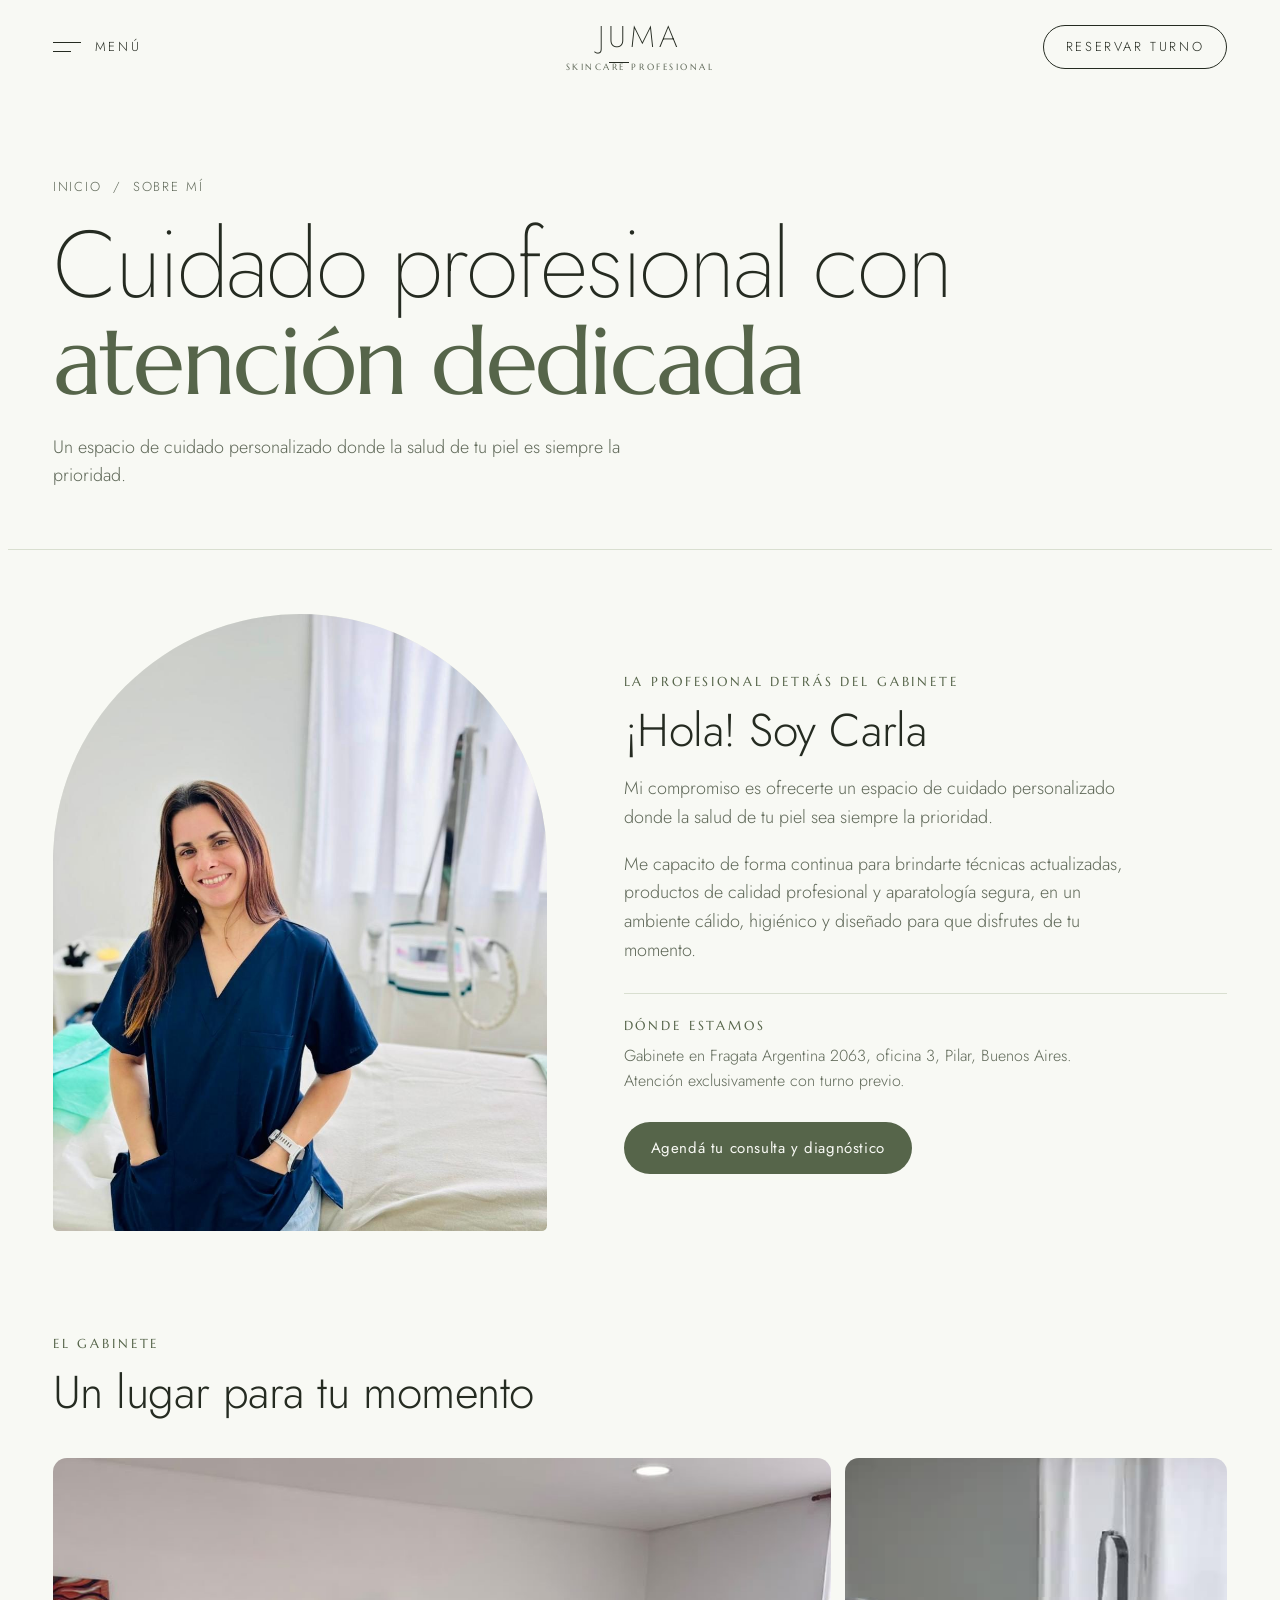
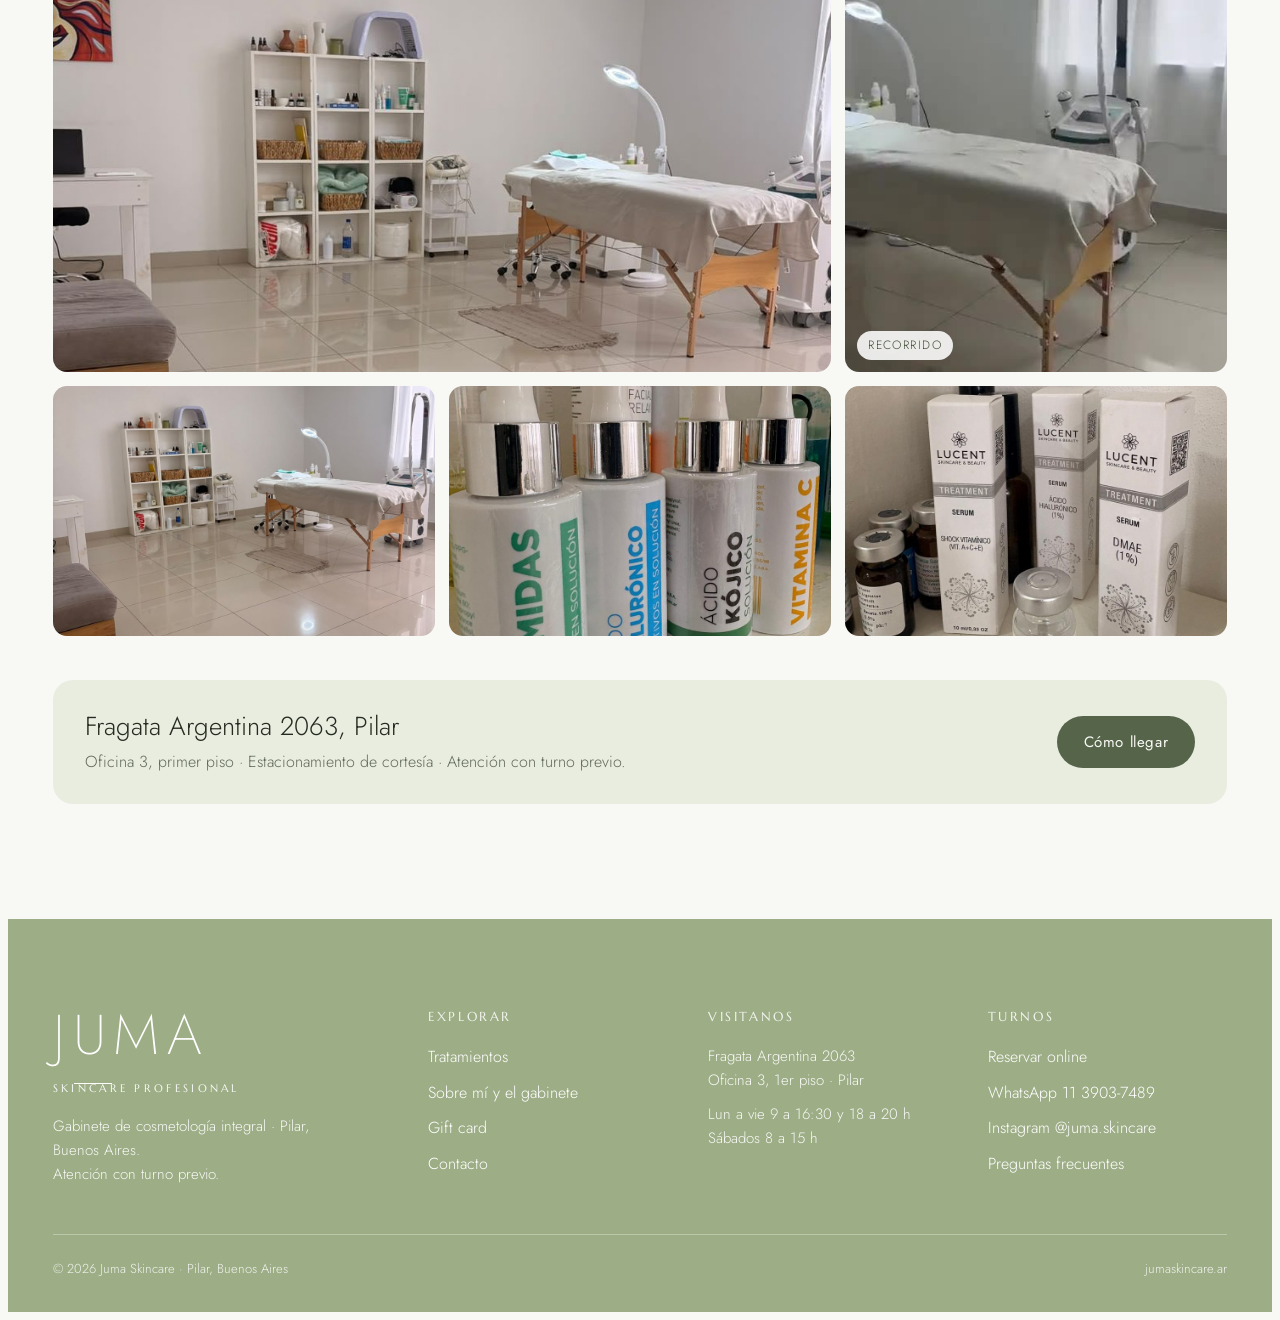
<file: estudio.html>
<!doctype html>
<html lang="es">
<head>
<meta charset="utf-8">
<meta name="viewport" content="width=device-width, initial-scale=1, viewport-fit=cover">
<title>Sobre mí · Juma Skincare</title>
<meta name="description" content="Conocé a Carla y el gabinete de cosmetología integral de Juma en Pilar. Atención con turno previo.">
<link rel="preconnect" href="https://fonts.googleapis.com">
<link rel="preconnect" href="https://fonts.gstatic.com" crossorigin>
<link rel="stylesheet" href="https://fonts.googleapis.com/css2?family=Jost:wght@200;300;400;500&family=Marcellus&display=swap">
<meta name="color-scheme" content="only light">
<meta name="theme-color" content="#f8f9f4">
<link rel="stylesheet" href="assets/styles.css">
<script>document.documentElement.classList.add("js");if(/\.html$/.test(location.pathname)&&location.protocol!=="file:")history.replaceState(null,"",location.pathname.replace(/(index)?\.html$/,"")+location.search+location.hash)</script>
<link rel="icon" href="favicon.svg" type="image/svg+xml">
</head>
<body>
<header class="top" id="top">
  <div class="wrap top-row">
    <button class="menu-toggle" id="menuBtn" aria-expanded="false" aria-controls="menuPanel">
      <span class="burger" aria-hidden="true"><i></i><i></i></span><span class="menu-label">Menú</span>
    </button>
    <a class="brand" href="/" aria-label="Juma Skincare, inicio">
      <span class="brand-word">J<span class="u">U</span>MA</span>
      <span class="brand-sub">SKINCARE PROFESIONAL</span>
    </a>
    <a class="top-book" href="/reservar">Reservar<span class="hide-s"> turno</span></a>
  </div>
</header>
<div class="menu-panel" id="menuPanel" role="dialog" aria-modal="true" aria-label="Menú" hidden>
  <div class="wrap top-row">
    <button class="menu-toggle" id="menuClose"><span class="burger is-x" aria-hidden="true"><i></i><i></i></span><span class="menu-label">Cerrar</span></button>
    <a class="brand" href="/" aria-label="Juma Skincare, inicio"><span class="brand-word">J<span class="u">U</span>MA</span><span class="brand-sub">SKINCARE PROFESIONAL</span></a>
    <a class="top-book" href="/reservar">Reservar<span class="hide-s"> turno</span></a>
  </div>
  <div class="wrap menu-body">
    <nav aria-label="Secciones"><ul class="menu-list">
        <li style="--i:1"><a href="/"><span class="mn">01</span><span class="mt">Inicio</span></a></li>
        <li style="--i:2"><a href="/tratamientos"><span class="mn">02</span><span class="mt">Tratamientos</span></a></li>
        <li style="--i:3"><a href="/estudio" aria-current="page"><span class="mn">03</span><span class="mt">Sobre mí</span></a></li>
        <li style="--i:4"><a href="/giftcard"><span class="mn">04</span><span class="mt">Gift card</span></a></li>
        <li style="--i:5"><a href="/contacto"><span class="mn">05</span><span class="mt">Contacto</span></a></li>
    </ul></nav>
    <div class="menu-aside">
      <div><div class="eyebrow">Visitanos</div><p>Fragata Argentina 2063<br>Oficina 3, 1er piso · Pilar</p></div>
      <div><div class="eyebrow">Horarios</div><p>Lun a vie 9 a 16:30 y 18 a 20 h<br>Sábados 8 a 15 h</p></div>
      <div class="menu-social"><a href="https://wa.me/5491139037489?text=Hola%20Carla%21%20Te%20escribo%20desde%20la%20p%C3%A1gina%20de%20Juma%20Skincare%2C%20quer%C3%ADa%20hacerte%20una%20consulta." target="_blank" rel="noopener">WhatsApp</a><a href="https://www.instagram.com/juma.skincare/" target="_blank" rel="noopener">Instagram</a><a href="https://share.google/rtIwu5izzURgPClUn" target="_blank" rel="noopener">Google Maps</a></div>
    </div>
  </div>
</div>

<main>
  <section class="page-hero">
    <div class="wrap">
      <div class="crumbs"><a href="/">Inicio</a> &nbsp;/&nbsp; Sobre mí</div>
      <h1 class="page-title">Cuidado profesional con <em>atención dedicada</em></h1>
      <p class="lead">Un espacio de cuidado personalizado donde la salud de tu piel es siempre la prioridad.</p>
    </div>
  </section>
  <section class="page-body">
    <div class="wrap about">
      <figure class="about-photo reveal"><img src="img/carla.jpg" alt="Carla, cosmetóloga de Juma, en su gabinete" width="960" height="1280"></figure>
      <div class="about-text reveal d1">
        <div class="eyebrow">La profesional detrás del gabinete</div>
        <h2 style="margin-top:12px">¡Hola! Soy Carla</h2>
        <p>Mi compromiso es ofrecerte un espacio de cuidado personalizado donde la salud de tu piel sea siempre la prioridad.</p>
        <p>Me capacito de forma continua para brindarte técnicas actualizadas, productos de calidad profesional y aparatología segura, en un ambiente cálido, higiénico y diseñado para que disfrutes de tu momento.</p>
        <div class="about-where"><div class="eyebrow">Dónde estamos</div><p>Gabinete en Fragata Argentina 2063, oficina 3, Pilar, Buenos Aires.<br>Atención exclusivamente con turno previo.</p></div>
        <div class="hh-cta"><a class="btn btn-solid" href="/reservar?t=limpieza_primera">Agendá tu consulta y diagnóstico</a></div>
      </div>
    </div>
    <div class="wrap" style="margin-top:clamp(64px,8vw,110px)">
      <div class="sec-head reveal"><div><div class="eyebrow">El gabinete</div><h2 style="margin-top:12px">Un lugar para tu momento</h2></div></div>
      <div class="gallery">
        <figure class="g-big reveal"><img src="img/gabinete-ancho.jpg" alt="Gabinete de Juma: camilla, aparatología y estantes con productos" width="1200" height="675"></figure>
        <figure class="g-tall reveal d1"><video src="img/recorrido.mp4" poster="img/recorrido.jpg" autoplay muted loop playsinline preload="metadata" aria-label="Recorrido por el gabinete"></video><figcaption>Recorrido</figcaption></figure>
        <figure class="reveal"><img src="img/gabinete-2.jpg" alt="Vista del gabinete con la camilla y la aparatología" loading="lazy" width="1000" height="1333"></figure>
        <figure class="reveal d1"><img src="img/productos-activos.jpg" alt="Activos profesionales: ceramidas, ácido hialurónico, ácido kójico y vitamina C" loading="lazy" width="900" height="1200"></figure>
        <figure class="reveal d2"><img src="img/productos-serums.jpg" alt="Sérums profesionales y PDRN de salmón" loading="lazy" width="900" height="1200"></figure>
      </div>
      <div class="help-box">
        <div><h3>Fragata Argentina 2063, Pilar</h3><p>Oficina 3, primer piso · Estacionamiento de cortesía · Atención con turno previo.</p></div>
        <a class="btn btn-solid" href="https://share.google/rtIwu5izzURgPClUn" target="_blank" rel="noopener">Cómo llegar</a>
      </div>
    </div>
  </section>
</main>

<footer class="foot">
  <div class="wrap">
    <div class="foot-grid">
      <div>
        <div class="brand"><span class="brand-word">J<span class="u">U</span>MA</span><span class="brand-sub">SKINCARE PROFESIONAL</span></div>
        <p class="tagline">Gabinete de cosmetología integral · Pilar, Buenos Aires.<br>Atención con turno previo.</p>
      </div>
      <div>
        <h4>Explorar</h4>
        <ul><li><a href="/tratamientos">Tratamientos</a></li><li><a href="/estudio">Sobre mí y el gabinete</a></li><li><a href="/giftcard">Gift card</a></li><li><a href="/contacto">Contacto</a></li></ul>
      </div>
      <div>
        <h4>Visitanos</h4>
        <p>Fragata Argentina 2063<br>Oficina 3, 1er piso · Pilar</p>
        <p style="margin-top:10px">Lun a vie 9 a 16:30 y 18 a 20 h<br>Sábados 8 a 15 h</p>
      </div>
      <div>
        <h4>Turnos</h4>
        <ul><li><a href="/reservar">Reservar online</a></li><li><a href="https://wa.me/5491139037489?text=Hola%20Carla%21%20Te%20escribo%20desde%20la%20p%C3%A1gina%20de%20Juma%20Skincare%2C%20quer%C3%ADa%20hacerte%20una%20consulta." target="_blank" rel="noopener">WhatsApp 11 3903-7489</a></li><li><a href="https://www.instagram.com/juma.skincare/" target="_blank" rel="noopener">Instagram @juma.skincare</a></li><li><a href="/contacto">Preguntas frecuentes</a></li></ul>
      </div>
    </div>
    <div class="foot-bottom"><small>© 2026 Juma Skincare · Pilar, Buenos Aires</small><small>jumaskincare.ar</small></div>
  </div>
</footer>

<div class="toast" id="toast" role="status"></div>
<script src="assets/config.js"></script>
<script src="assets/app.js"></script>
</body>
</html>
</file>
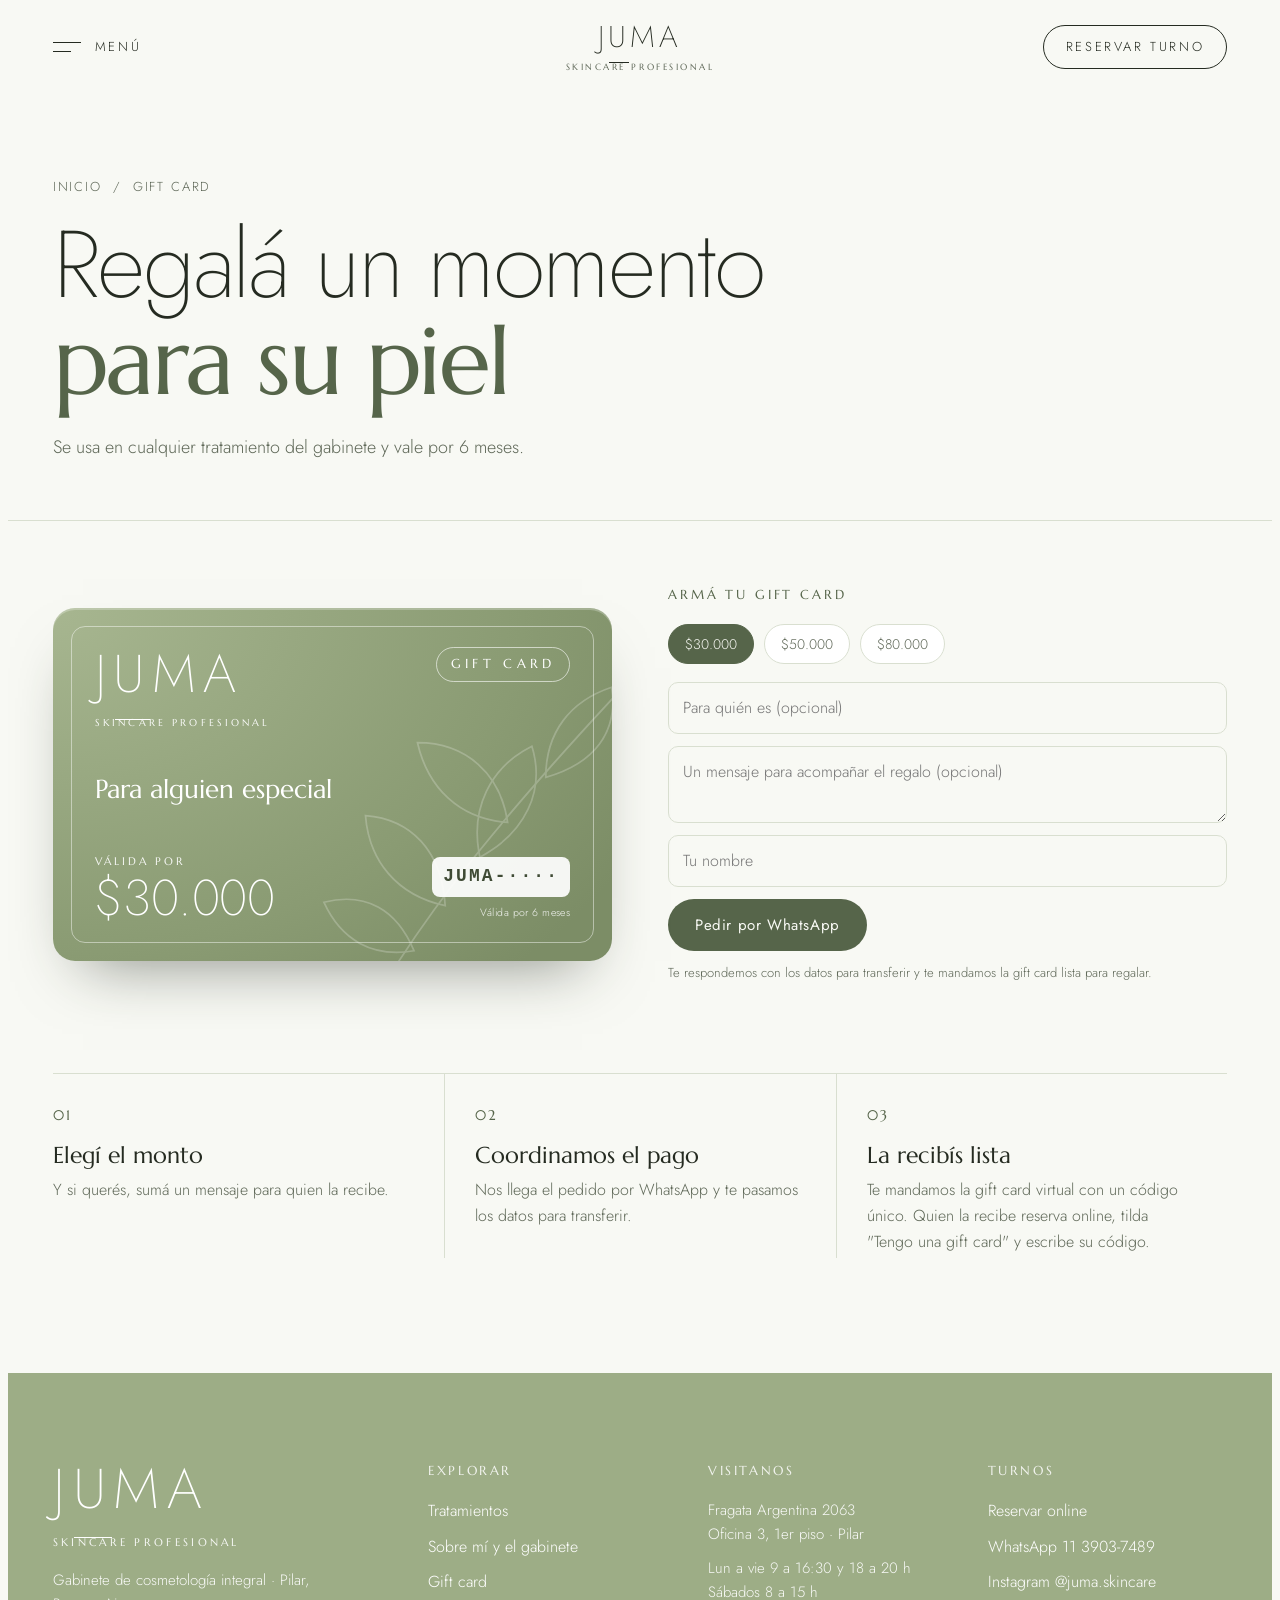
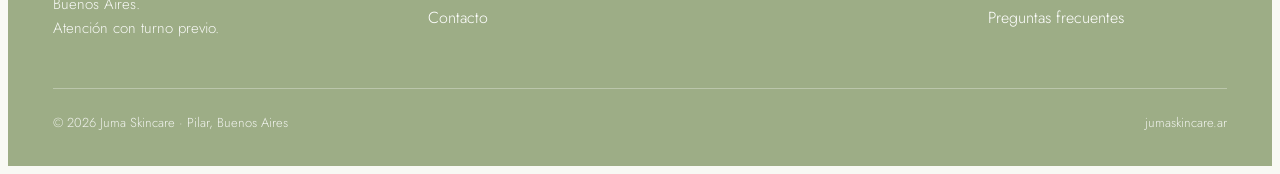
<file: giftcard.html>
<!doctype html>
<html lang="es">
<head>
<meta charset="utf-8">
<meta name="viewport" content="width=device-width, initial-scale=1, viewport-fit=cover">
<title>Gift card · Juma Skincare</title>
<meta name="description" content="Regalá una gift card de Juma Skincare para cualquier tratamiento del gabinete.">
<link rel="preconnect" href="https://fonts.googleapis.com">
<link rel="preconnect" href="https://fonts.gstatic.com" crossorigin>
<link rel="stylesheet" href="https://fonts.googleapis.com/css2?family=Jost:wght@200;300;400;500&family=Marcellus&display=swap">
<meta name="color-scheme" content="only light">
<meta name="theme-color" content="#f8f9f4">
<link rel="stylesheet" href="assets/styles.css">
<script>document.documentElement.classList.add("js");if(/\.html$/.test(location.pathname)&&location.protocol!=="file:")history.replaceState(null,"",location.pathname.replace(/(index)?\.html$/,"")+location.search+location.hash)</script>
<link rel="icon" href="favicon.svg" type="image/svg+xml">
</head>
<body>
<header class="top" id="top">
  <div class="wrap top-row">
    <button class="menu-toggle" id="menuBtn" aria-expanded="false" aria-controls="menuPanel">
      <span class="burger" aria-hidden="true"><i></i><i></i></span><span class="menu-label">Menú</span>
    </button>
    <a class="brand" href="/" aria-label="Juma Skincare, inicio">
      <span class="brand-word">J<span class="u">U</span>MA</span>
      <span class="brand-sub">SKINCARE PROFESIONAL</span>
    </a>
    <a class="top-book" href="/reservar">Reservar<span class="hide-s"> turno</span></a>
  </div>
</header>
<div class="menu-panel" id="menuPanel" role="dialog" aria-modal="true" aria-label="Menú" hidden>
  <div class="wrap top-row">
    <button class="menu-toggle" id="menuClose"><span class="burger is-x" aria-hidden="true"><i></i><i></i></span><span class="menu-label">Cerrar</span></button>
    <a class="brand" href="/" aria-label="Juma Skincare, inicio"><span class="brand-word">J<span class="u">U</span>MA</span><span class="brand-sub">SKINCARE PROFESIONAL</span></a>
    <a class="top-book" href="/reservar">Reservar<span class="hide-s"> turno</span></a>
  </div>
  <div class="wrap menu-body">
    <nav aria-label="Secciones"><ul class="menu-list">
        <li style="--i:1"><a href="/"><span class="mn">01</span><span class="mt">Inicio</span></a></li>
        <li style="--i:2"><a href="/tratamientos"><span class="mn">02</span><span class="mt">Tratamientos</span></a></li>
        <li style="--i:3"><a href="/estudio"><span class="mn">03</span><span class="mt">Sobre mí</span></a></li>
        <li style="--i:4"><a href="/giftcard" aria-current="page"><span class="mn">04</span><span class="mt">Gift card</span></a></li>
        <li style="--i:5"><a href="/contacto"><span class="mn">05</span><span class="mt">Contacto</span></a></li>
    </ul></nav>
    <div class="menu-aside">
      <div><div class="eyebrow">Visitanos</div><p>Fragata Argentina 2063<br>Oficina 3, 1er piso · Pilar</p></div>
      <div><div class="eyebrow">Horarios</div><p>Lun a vie 9 a 16:30 y 18 a 20 h<br>Sábados 8 a 15 h</p></div>
      <div class="menu-social"><a href="https://wa.me/5491139037489?text=Hola%20Carla%21%20Te%20escribo%20desde%20la%20p%C3%A1gina%20de%20Juma%20Skincare%2C%20quer%C3%ADa%20hacerte%20una%20consulta." target="_blank" rel="noopener">WhatsApp</a><a href="https://www.instagram.com/juma.skincare/" target="_blank" rel="noopener">Instagram</a><a href="https://share.google/rtIwu5izzURgPClUn" target="_blank" rel="noopener">Google Maps</a></div>
    </div>
  </div>
</div>

<main>
  <section class="page-hero">
    <div class="wrap">
      <div class="crumbs"><a href="/">Inicio</a> &nbsp;/&nbsp; Gift card</div>
      <h1 class="page-title">Regalá un momento <em>para su piel</em></h1>
      <p class="lead">Se usa en cualquier tratamiento del gabinete y vale por 6 meses.</p>
    </div>
  </section>
  <section class="page-body">
    <div class="wrap gift">
      <div><div class="jcard" id="jcard" role="img" aria-label="Gift card de Juma Skincare">
        <svg class="jc-leaf" viewBox="0 0 200 200" fill="none" stroke="#fff" stroke-width="1" aria-hidden="true"><path d="M40 190C70 140 110 90 175 20"/><path d="M78 140c-28-6-44-26-46-52 26 2 44 20 46 52Z"/><path d="M98 112c-6-28 6-52 30-64 8 26-4 50-30 64Z"/><path d="M114 92c-28-2-46-20-52-46 28 0 48 18 52 46Z"/><path d="M136 66c0-26 14-44 38-52 4 26-10 44-38 52Z"/><path d="M60 166c-24 4-42-6-52-28 24-6 42 4 52 28Z"/></svg>
        <div class="jc-in">
          <div class="jc-top"><div><div class="jc-word">J<span class="u">U</span>MA</div><div class="jc-sub">SKINCARE PROFESIONAL</div></div><div class="jc-tag">Gift card</div></div>
          <div class="jc-mid"><div class="jc-para" id="jcPara">Para alguien especial</div><div class="jc-msg" id="jcMsg"></div></div>
          <div class="jc-bot"><div class="jc-amount"><small>Válida por</small><span id="jcAmount">$30.000</span></div><div class="jc-code"><b id="jcCode">JUMA-····</b><small id="jcVence">Válida por 6 meses</small></div></div>
        </div>
      </div></div>
      <div>
        <div class="eyebrow">Armá tu gift card</div>
        <div class="amounts" role="group" aria-label="Monto de la gift card" id="gcAmounts"></div>
        <form class="gift-form" id="gcForm">
          <label class="sr" for="gcName">Para quién es</label>
          <input type="text" id="gcName" placeholder="Para quién es (opcional)" maxlength="30">
          <label class="sr" for="gcMsg">Mensaje</label>
          <textarea id="gcMsg" placeholder="Un mensaje para acompañar el regalo (opcional)" maxlength="160"></textarea>
          <label class="sr" for="gcFrom">Tu nombre</label>
          <input type="text" id="gcFrom" placeholder="Tu nombre" maxlength="40" autocomplete="name">
          <div><a class="btn btn-solid" id="gcSend" href="https://wa.me/5491139037489" target="_blank" rel="noopener">Pedir por WhatsApp</a></div>
          <p class="policy">Te respondemos con los datos para transferir y te mandamos la gift card lista para regalar.</p>
        </form>
      </div>
    </div>
    <div class="wrap">
      <div class="gsteps pillars">
        <div class="pillar reveal"><div class="n">01</div><h3>Elegí el monto</h3><p>Y si querés, sumá un mensaje para quien la recibe.</p></div>
        <div class="pillar reveal d1"><div class="n">02</div><h3>Coordinamos el pago</h3><p>Nos llega el pedido por WhatsApp y te pasamos los datos para transferir.</p></div>
        <div class="pillar reveal d2"><div class="n">03</div><h3>La recibís lista</h3><p>Te mandamos la gift card virtual con un código único. Quien la recibe reserva online, tilda "Tengo una gift card" y escribe su código.</p></div>
      </div>
    </div>
  </section>
</main>

<footer class="foot">
  <div class="wrap">
    <div class="foot-grid">
      <div>
        <div class="brand"><span class="brand-word">J<span class="u">U</span>MA</span><span class="brand-sub">SKINCARE PROFESIONAL</span></div>
        <p class="tagline">Gabinete de cosmetología integral · Pilar, Buenos Aires.<br>Atención con turno previo.</p>
      </div>
      <div>
        <h4>Explorar</h4>
        <ul><li><a href="/tratamientos">Tratamientos</a></li><li><a href="/estudio">Sobre mí y el gabinete</a></li><li><a href="/giftcard">Gift card</a></li><li><a href="/contacto">Contacto</a></li></ul>
      </div>
      <div>
        <h4>Visitanos</h4>
        <p>Fragata Argentina 2063<br>Oficina 3, 1er piso · Pilar</p>
        <p style="margin-top:10px">Lun a vie 9 a 16:30 y 18 a 20 h<br>Sábados 8 a 15 h</p>
      </div>
      <div>
        <h4>Turnos</h4>
        <ul><li><a href="/reservar">Reservar online</a></li><li><a href="https://wa.me/5491139037489?text=Hola%20Carla%21%20Te%20escribo%20desde%20la%20p%C3%A1gina%20de%20Juma%20Skincare%2C%20quer%C3%ADa%20hacerte%20una%20consulta." target="_blank" rel="noopener">WhatsApp 11 3903-7489</a></li><li><a href="https://www.instagram.com/juma.skincare/" target="_blank" rel="noopener">Instagram @juma.skincare</a></li><li><a href="/contacto">Preguntas frecuentes</a></li></ul>
      </div>
    </div>
    <div class="foot-bottom"><small>© 2026 Juma Skincare · Pilar, Buenos Aires</small><small>jumaskincare.ar</small></div>
  </div>
</footer>

<div class="toast" id="toast" role="status"></div>
<script src="assets/config.js"></script>
<script src="assets/app.js"></script>
</body>
</html>
</file>
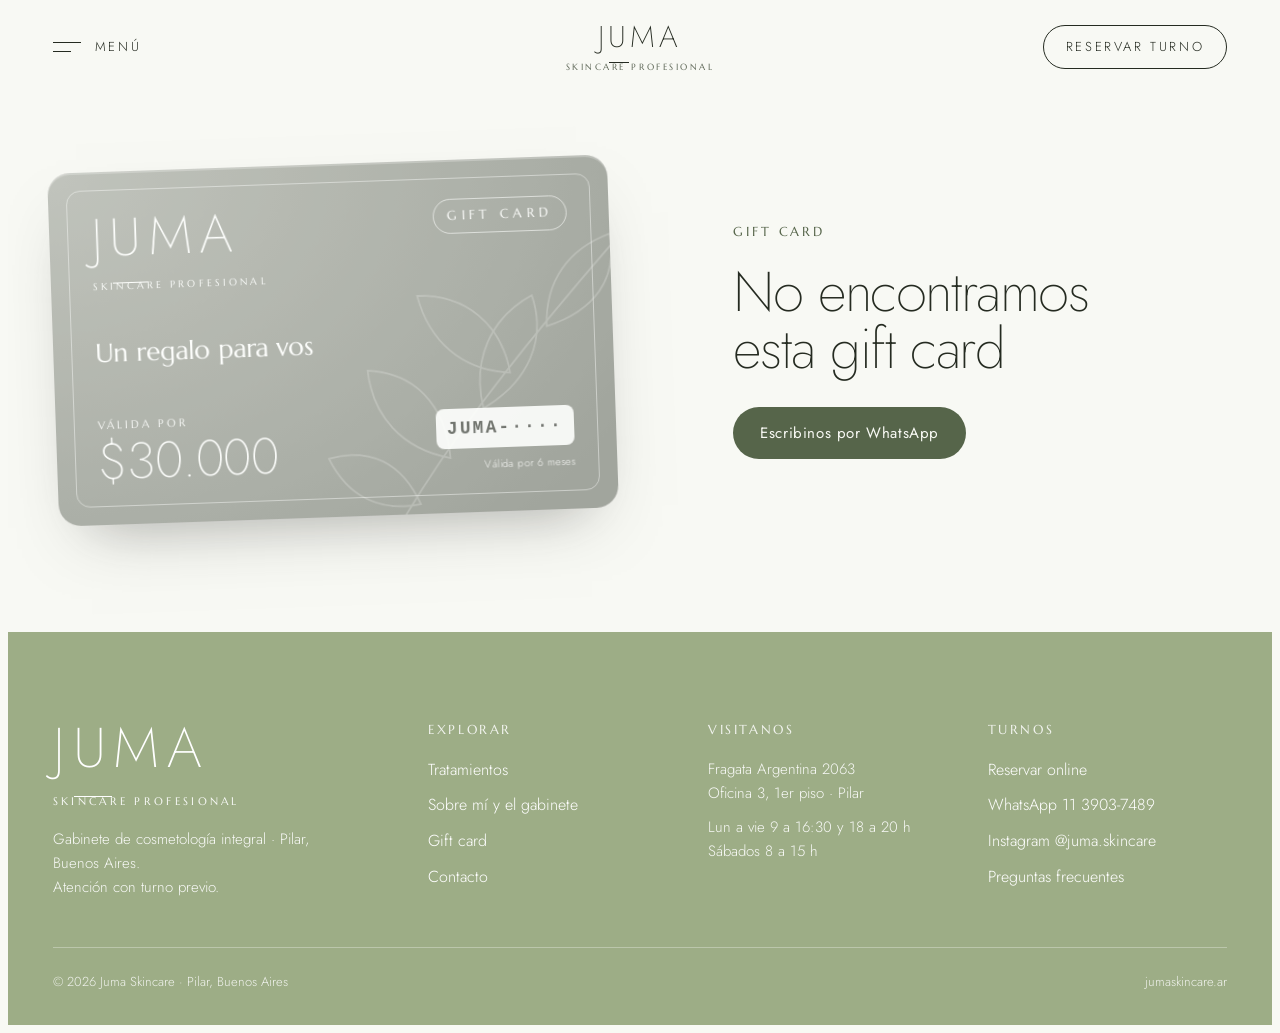
<file: regalo.html>
<!doctype html>
<html lang="es">
<head>
<meta charset="utf-8">
<meta name="viewport" content="width=device-width, initial-scale=1, viewport-fit=cover">
<title>Tu gift card · Juma Skincare</title>
<meta name="description" content="Una gift card de Juma Skincare para un tratamiento de cosmetología en Pilar.">
<link rel="preconnect" href="https://fonts.googleapis.com">
<link rel="preconnect" href="https://fonts.gstatic.com" crossorigin>
<link rel="stylesheet" href="https://fonts.googleapis.com/css2?family=Jost:wght@200;300;400;500&family=Marcellus&display=swap">
<meta name="color-scheme" content="only light">
<meta name="theme-color" content="#f8f9f4">
<link rel="stylesheet" href="assets/styles.css">
<script>document.documentElement.classList.add("js");if(/\.html$/.test(location.pathname)&&location.protocol!=="file:")history.replaceState(null,"",location.pathname.replace(/(index)?\.html$/,"")+location.search+location.hash)</script>
<link rel="icon" href="favicon.svg" type="image/svg+xml">
<meta name="robots" content="noindex">
</head>
<body>
<header class="top" id="top">
  <div class="wrap top-row">
    <button class="menu-toggle" id="menuBtn" aria-expanded="false" aria-controls="menuPanel">
      <span class="burger" aria-hidden="true"><i></i><i></i></span><span class="menu-label">Menú</span>
    </button>
    <a class="brand" href="/" aria-label="Juma Skincare, inicio">
      <span class="brand-word">J<span class="u">U</span>MA</span>
      <span class="brand-sub">SKINCARE PROFESIONAL</span>
    </a>
    <a class="top-book" href="/reservar">Reservar<span class="hide-s"> turno</span></a>
  </div>
</header>
<div class="menu-panel" id="menuPanel" role="dialog" aria-modal="true" aria-label="Menú" hidden>
  <div class="wrap top-row">
    <button class="menu-toggle" id="menuClose"><span class="burger is-x" aria-hidden="true"><i></i><i></i></span><span class="menu-label">Cerrar</span></button>
    <a class="brand" href="/" aria-label="Juma Skincare, inicio"><span class="brand-word">J<span class="u">U</span>MA</span><span class="brand-sub">SKINCARE PROFESIONAL</span></a>
    <a class="top-book" href="/reservar">Reservar<span class="hide-s"> turno</span></a>
  </div>
  <div class="wrap menu-body">
    <nav aria-label="Secciones"><ul class="menu-list">
        <li style="--i:1"><a href="/"><span class="mn">01</span><span class="mt">Inicio</span></a></li>
        <li style="--i:2"><a href="/tratamientos"><span class="mn">02</span><span class="mt">Tratamientos</span></a></li>
        <li style="--i:3"><a href="/estudio"><span class="mn">03</span><span class="mt">Sobre mí</span></a></li>
        <li style="--i:4"><a href="/giftcard"><span class="mn">04</span><span class="mt">Gift card</span></a></li>
        <li style="--i:5"><a href="/contacto"><span class="mn">05</span><span class="mt">Contacto</span></a></li>
    </ul></nav>
    <div class="menu-aside">
      <div><div class="eyebrow">Visitanos</div><p>Fragata Argentina 2063<br>Oficina 3, 1er piso · Pilar</p></div>
      <div><div class="eyebrow">Horarios</div><p>Lun a vie 9 a 16:30 y 18 a 20 h<br>Sábados 8 a 15 h</p></div>
      <div class="menu-social"><a href="https://wa.me/5491139037489?text=Hola%20Carla%21%20Te%20escribo%20desde%20la%20p%C3%A1gina%20de%20Juma%20Skincare%2C%20quer%C3%ADa%20hacerte%20una%20consulta." target="_blank" rel="noopener">WhatsApp</a><a href="https://www.instagram.com/juma.skincare/" target="_blank" rel="noopener">Instagram</a><a href="https://share.google/rtIwu5izzURgPClUn" target="_blank" rel="noopener">Google Maps</a></div>
    </div>
  </div>
</div>

<main>
  <section class="page-body" style="padding-top:clamp(40px,6vw,80px)">
    <div class="wrap gift-view" id="regalo">
      <div><div class="jcard" id="jcard" role="img" aria-label="Gift card de Juma Skincare">
        <svg class="jc-leaf" viewBox="0 0 200 200" fill="none" stroke="#fff" stroke-width="1" aria-hidden="true"><path d="M40 190C70 140 110 90 175 20"/><path d="M78 140c-28-6-44-26-46-52 26 2 44 20 46 52Z"/><path d="M98 112c-6-28 6-52 30-64 8 26-4 50-30 64Z"/><path d="M114 92c-28-2-46-20-52-46 28 0 48 18 52 46Z"/><path d="M136 66c0-26 14-44 38-52 4 26-10 44-38 52Z"/><path d="M60 166c-24 4-42-6-52-28 24-6 42 4 52 28Z"/></svg>
        <div class="jc-in">
          <div class="jc-top"><div><div class="jc-word">J<span class="u">U</span>MA</div><div class="jc-sub">SKINCARE PROFESIONAL</div></div><div class="jc-tag">Gift card</div></div>
          <div class="jc-mid"><div class="jc-para" id="jcPara">Un regalo para vos</div><div class="jc-msg" id="jcMsg"></div></div>
          <div class="jc-bot"><div class="jc-amount"><small>Válida por</small><span id="jcAmount">$30.000</span></div><div class="jc-code"><b id="jcCode">JUMA-····</b><small id="jcVence">Válida por 6 meses</small></div></div>
        </div>
      </div></div>
      <div id="regaloInfo">
        <div class="eyebrow">Un regalo para vos</div>
        <h1 class="page-title" style="font-size:clamp(38px,5vw,64px)" id="rgTitle">Buscando tu gift card…</h1>
      </div>
    </div>
  </section>
</main>

<footer class="foot">
  <div class="wrap">
    <div class="foot-grid">
      <div>
        <div class="brand"><span class="brand-word">J<span class="u">U</span>MA</span><span class="brand-sub">SKINCARE PROFESIONAL</span></div>
        <p class="tagline">Gabinete de cosmetología integral · Pilar, Buenos Aires.<br>Atención con turno previo.</p>
      </div>
      <div>
        <h4>Explorar</h4>
        <ul><li><a href="/tratamientos">Tratamientos</a></li><li><a href="/estudio">Sobre mí y el gabinete</a></li><li><a href="/giftcard">Gift card</a></li><li><a href="/contacto">Contacto</a></li></ul>
      </div>
      <div>
        <h4>Visitanos</h4>
        <p>Fragata Argentina 2063<br>Oficina 3, 1er piso · Pilar</p>
        <p style="margin-top:10px">Lun a vie 9 a 16:30 y 18 a 20 h<br>Sábados 8 a 15 h</p>
      </div>
      <div>
        <h4>Turnos</h4>
        <ul><li><a href="/reservar">Reservar online</a></li><li><a href="https://wa.me/5491139037489?text=Hola%20Carla%21%20Te%20escribo%20desde%20la%20p%C3%A1gina%20de%20Juma%20Skincare%2C%20quer%C3%ADa%20hacerte%20una%20consulta." target="_blank" rel="noopener">WhatsApp 11 3903-7489</a></li><li><a href="https://www.instagram.com/juma.skincare/" target="_blank" rel="noopener">Instagram @juma.skincare</a></li><li><a href="/contacto">Preguntas frecuentes</a></li></ul>
      </div>
    </div>
    <div class="foot-bottom"><small>© 2026 Juma Skincare · Pilar, Buenos Aires</small><small>jumaskincare.ar</small></div>
  </div>
</footer>

<div class="toast" id="toast" role="status"></div>
<script src="assets/config.js"></script>
<script src="assets/app.js"></script>
</body>
</html>
</file>
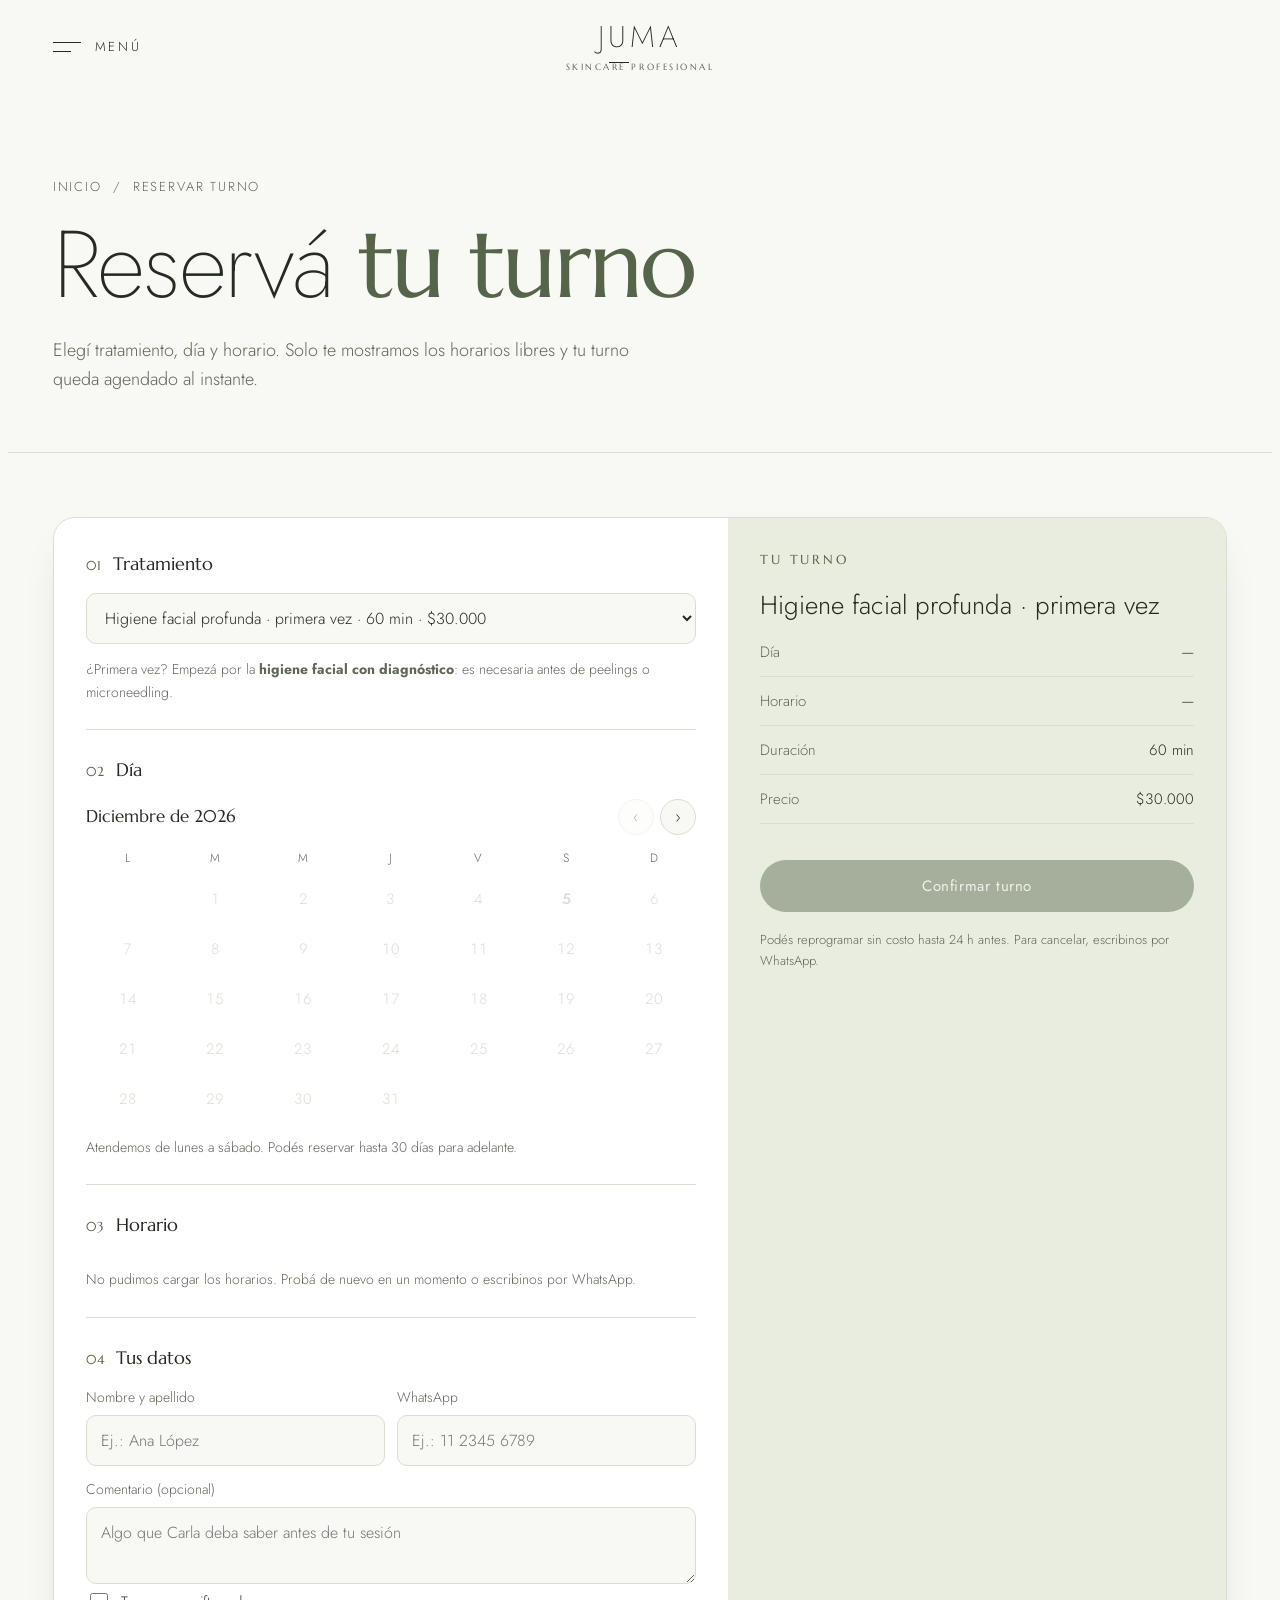
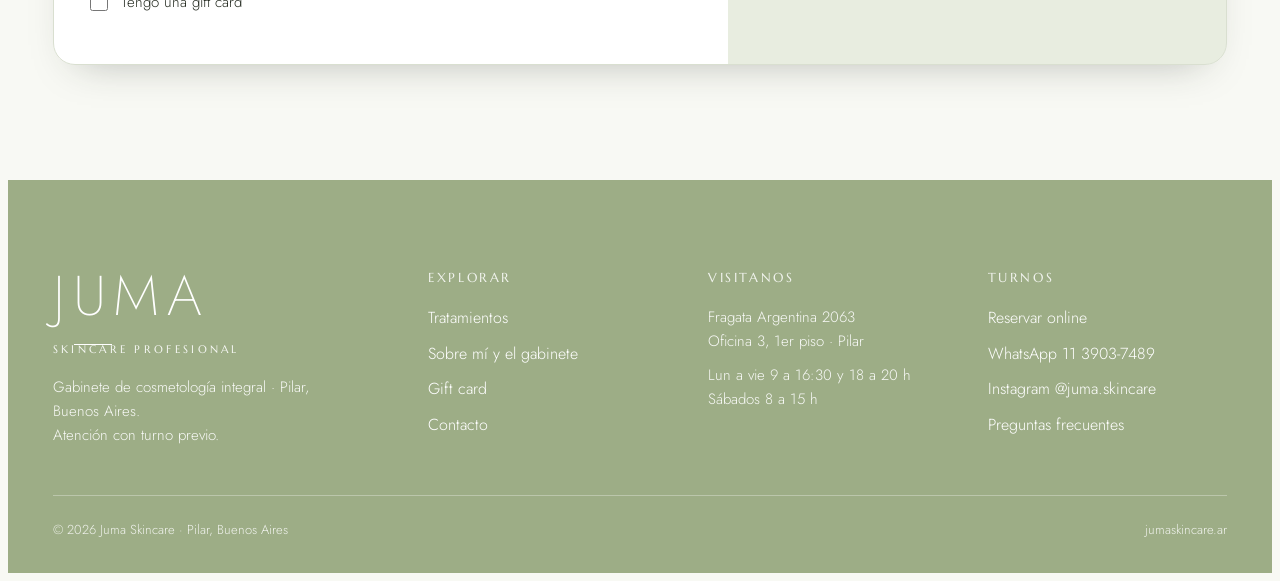
<file: reservar.html>
<!doctype html>
<html lang="es">
<head>
<meta charset="utf-8">
<meta name="viewport" content="width=device-width, initial-scale=1, viewport-fit=cover">
<title>Reservar turno · Juma Skincare</title>
<meta name="description" content="Reservá tu turno online en Juma Skincare: elegí tratamiento, día y horario libre.">
<link rel="preconnect" href="https://fonts.googleapis.com">
<link rel="preconnect" href="https://fonts.gstatic.com" crossorigin>
<link rel="stylesheet" href="https://fonts.googleapis.com/css2?family=Jost:wght@200;300;400;500&family=Marcellus&display=swap">
<meta name="color-scheme" content="only light">
<meta name="theme-color" content="#f8f9f4">
<link rel="stylesheet" href="assets/styles.css">
<script>document.documentElement.classList.add("js");if(/\.html$/.test(location.pathname)&&location.protocol!=="file:")history.replaceState(null,"",location.pathname.replace(/(index)?\.html$/,"")+location.search+location.hash)</script>
<link rel="icon" href="favicon.svg" type="image/svg+xml">
</head>
<body>
<header class="top" id="top">
  <div class="wrap top-row">
    <button class="menu-toggle" id="menuBtn" aria-expanded="false" aria-controls="menuPanel">
      <span class="burger" aria-hidden="true"><i></i><i></i></span><span class="menu-label">Menú</span>
    </button>
    <a class="brand" href="/" aria-label="Juma Skincare, inicio">
      <span class="brand-word">J<span class="u">U</span>MA</span>
      <span class="brand-sub">SKINCARE PROFESIONAL</span>
    </a>
    <span class="top-book-ph" aria-hidden="true"></span>
  </div>
</header>
<div class="menu-panel" id="menuPanel" role="dialog" aria-modal="true" aria-label="Menú" hidden>
  <div class="wrap top-row">
    <button class="menu-toggle" id="menuClose"><span class="burger is-x" aria-hidden="true"><i></i><i></i></span><span class="menu-label">Cerrar</span></button>
    <a class="brand" href="/" aria-label="Juma Skincare, inicio"><span class="brand-word">J<span class="u">U</span>MA</span><span class="brand-sub">SKINCARE PROFESIONAL</span></a>
    <a class="top-book" href="/reservar">Reservar<span class="hide-s"> turno</span></a>
  </div>
  <div class="wrap menu-body">
    <nav aria-label="Secciones"><ul class="menu-list">
        <li style="--i:1"><a href="/"><span class="mn">01</span><span class="mt">Inicio</span></a></li>
        <li style="--i:2"><a href="/tratamientos"><span class="mn">02</span><span class="mt">Tratamientos</span></a></li>
        <li style="--i:3"><a href="/estudio"><span class="mn">03</span><span class="mt">Sobre mí</span></a></li>
        <li style="--i:4"><a href="/giftcard"><span class="mn">04</span><span class="mt">Gift card</span></a></li>
        <li style="--i:5"><a href="/contacto"><span class="mn">05</span><span class="mt">Contacto</span></a></li>
    </ul></nav>
    <div class="menu-aside">
      <div><div class="eyebrow">Visitanos</div><p>Fragata Argentina 2063<br>Oficina 3, 1er piso · Pilar</p></div>
      <div><div class="eyebrow">Horarios</div><p>Lun a vie 9 a 16:30 y 18 a 20 h<br>Sábados 8 a 15 h</p></div>
      <div class="menu-social"><a href="https://wa.me/5491139037489?text=Hola%20Carla%21%20Te%20escribo%20desde%20la%20p%C3%A1gina%20de%20Juma%20Skincare%2C%20quer%C3%ADa%20hacerte%20una%20consulta." target="_blank" rel="noopener">WhatsApp</a><a href="https://www.instagram.com/juma.skincare/" target="_blank" rel="noopener">Instagram</a><a href="https://share.google/rtIwu5izzURgPClUn" target="_blank" rel="noopener">Google Maps</a></div>
    </div>
  </div>
</div>

<main>
  <section class="page-hero">
    <div class="wrap">
      <div class="crumbs"><a href="/">Inicio</a> &nbsp;/&nbsp; Reservar turno</div>
      <h1 class="page-title">Reservá <em>tu turno</em></h1>
      <p class="lead">Elegí tratamiento, día y horario. Solo te mostramos los horarios libres y tu turno queda agendado al instante.</p>
    </div>
  </section>
  <section class="page-body">
    <div class="wrap">
      <div class="pay-status" id="payStatus" hidden aria-live="polite"></div>
      <div class="booking" id="booking">
        <div class="bk-main" id="bkMain">
          <div class="bk-step">
            <label class="bk-label" for="bkTreat"><span>01</span> Tratamiento</label>
            <select id="bkTreat"></select>
            <p class="hint">¿Primera vez? Empezá por la <strong>higiene facial con diagnóstico</strong>: es necesaria antes de peelings o microneedling.</p>
          </div>
          <div class="bk-step">
            <div class="bk-label"><span>02</span> Día</div>
            <div class="cal-head">
              <strong id="calTitle"></strong>
              <div class="cal-nav">
                <button id="calPrev" aria-label="Mes anterior">‹</button>
                <button id="calNext" aria-label="Mes siguiente">›</button>
              </div>
            </div>
            <div class="cal" id="cal" role="grid" aria-label="Calendario"></div>
            <p class="hint">Atendemos de lunes a sábado. Podés reservar hasta 30 días para adelante.</p>
          </div>
          <div class="bk-step">
            <div class="bk-label"><span>03</span> Horario</div>
            <div class="slots" id="slots"></div>
            <p class="hint" id="slotsHint">Elegí un día para ver los horarios libres.</p>
          </div>
          <div class="bk-step">
            <div class="bk-label"><span>04</span> Tus datos</div>
            <form id="bkForm" novalidate>
              <div class="fields">
                <label>Nombre y apellido<input type="text" id="bkName" autocomplete="name" placeholder="Ej.: Ana López"></label>
                <label>WhatsApp<input type="tel" id="bkPhone" autocomplete="tel" placeholder="Ej.: 11 2345 6789"></label>
                <label class="full">Comentario (opcional)<textarea id="bkNote" placeholder="Algo que Carla deba saber antes de tu sesión"></textarea></label>
              </div>
              <div class="gc-box">
                <label class="gc-toggle"><input type="checkbox" id="gcHave"> Tengo una gift card</label>
                <div id="gcFields" hidden>
                  <div class="gc-row"><input type="text" id="gcCode" placeholder="Código, ej.: JUMA-7KQ2" autocomplete="off" maxlength="12" aria-label="Código de la gift card"><button class="btn btn-line btn-sm" type="button" id="gcCheck">Validar</button></div>
                  <p class="gc-ok" id="gcMsg" role="status"></p>
                </div>
              </div>
              <div class="sr" aria-hidden="true"><label>No completar<input type="text" id="bkWeb" tabindex="-1" autocomplete="off"></label></div>
              <p class="err" id="bkErr" role="alert"></p>
            </form>
          </div>
        </div>
        <aside class="bk-side" id="bkSide" aria-live="polite">
          <div class="eyebrow">Tu turno</div>
          <h3 id="sumTitle">Elegí un tratamiento</h3>
          <div class="summary">
            <div class="sum-row"><span>Día</span><span id="sumDay">—</span></div>
            <div class="sum-row"><span>Horario</span><span id="sumHour">—</span></div>
            <div class="sum-row"><span>Duración</span><span id="sumDur">—</span></div>
            <div class="sum-row"><span>Precio</span><span id="sumPrice">—</span></div>
            <div class="sum-row" id="sumSenaRow" hidden><span>Seña para confirmar</span><span id="sumSena"></span></div>
          </div>
          <p class="policy" id="sumNote"></p>
          <button class="btn btn-solid" id="bkConfirm" disabled>Confirmar turno</button>
          <p class="policy" id="sumPolicy">Podés reprogramar sin costo hasta 24 h antes. Para cancelar, escribinos por WhatsApp.</p>
        </aside>
      </div>
    </div>
  </section>
</main>

<footer class="foot">
  <div class="wrap">
    <div class="foot-grid">
      <div>
        <div class="brand"><span class="brand-word">J<span class="u">U</span>MA</span><span class="brand-sub">SKINCARE PROFESIONAL</span></div>
        <p class="tagline">Gabinete de cosmetología integral · Pilar, Buenos Aires.<br>Atención con turno previo.</p>
      </div>
      <div>
        <h4>Explorar</h4>
        <ul><li><a href="/tratamientos">Tratamientos</a></li><li><a href="/estudio">Sobre mí y el gabinete</a></li><li><a href="/giftcard">Gift card</a></li><li><a href="/contacto">Contacto</a></li></ul>
      </div>
      <div>
        <h4>Visitanos</h4>
        <p>Fragata Argentina 2063<br>Oficina 3, 1er piso · Pilar</p>
        <p style="margin-top:10px">Lun a vie 9 a 16:30 y 18 a 20 h<br>Sábados 8 a 15 h</p>
      </div>
      <div>
        <h4>Turnos</h4>
        <ul><li><a href="/reservar">Reservar online</a></li><li><a href="https://wa.me/5491139037489?text=Hola%20Carla%21%20Te%20escribo%20desde%20la%20p%C3%A1gina%20de%20Juma%20Skincare%2C%20quer%C3%ADa%20hacerte%20una%20consulta." target="_blank" rel="noopener">WhatsApp 11 3903-7489</a></li><li><a href="https://www.instagram.com/juma.skincare/" target="_blank" rel="noopener">Instagram @juma.skincare</a></li><li><a href="/contacto">Preguntas frecuentes</a></li></ul>
      </div>
    </div>
    <div class="foot-bottom"><small>© 2026 Juma Skincare · Pilar, Buenos Aires</small><small>jumaskincare.ar</small></div>
  </div>
</footer>

<div class="toast" id="toast" role="status"></div>
<script src="assets/config.js"></script>
<script src="assets/app.js"></script>
</body>
</html>
</file>
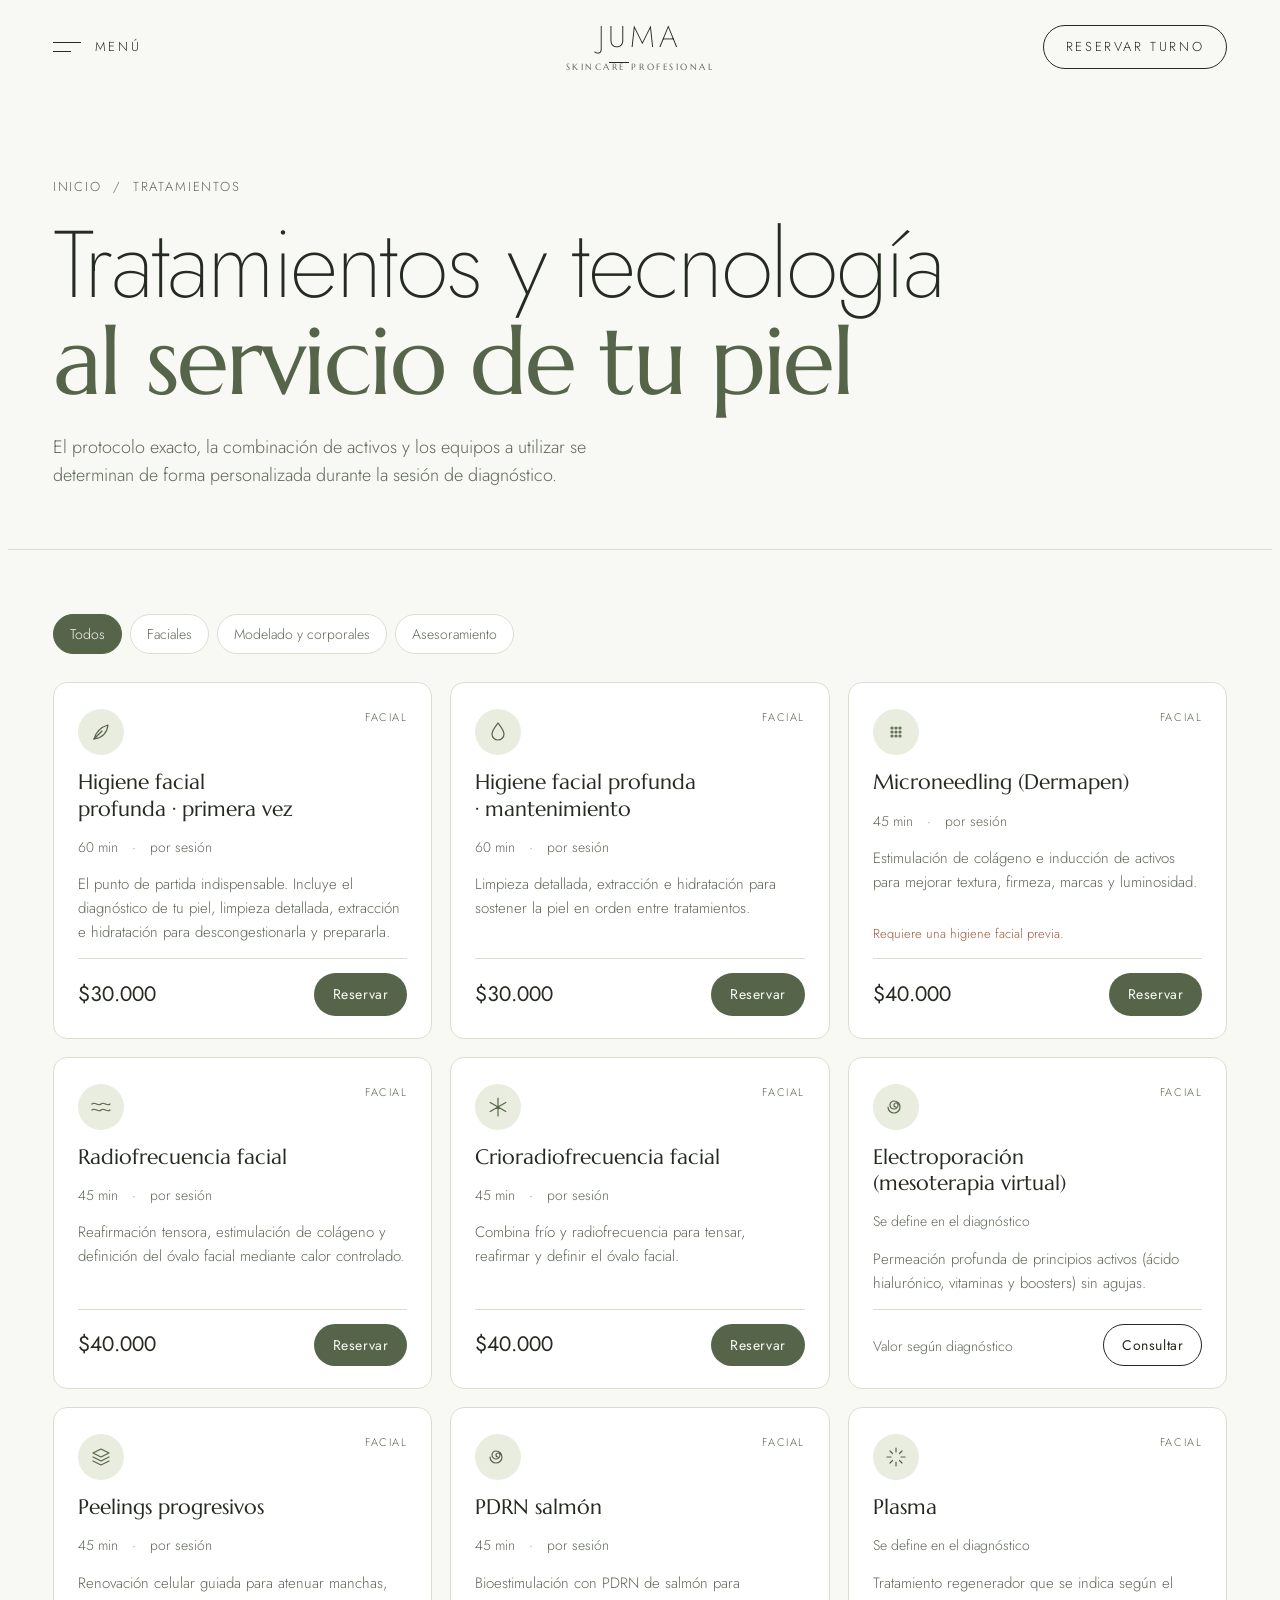
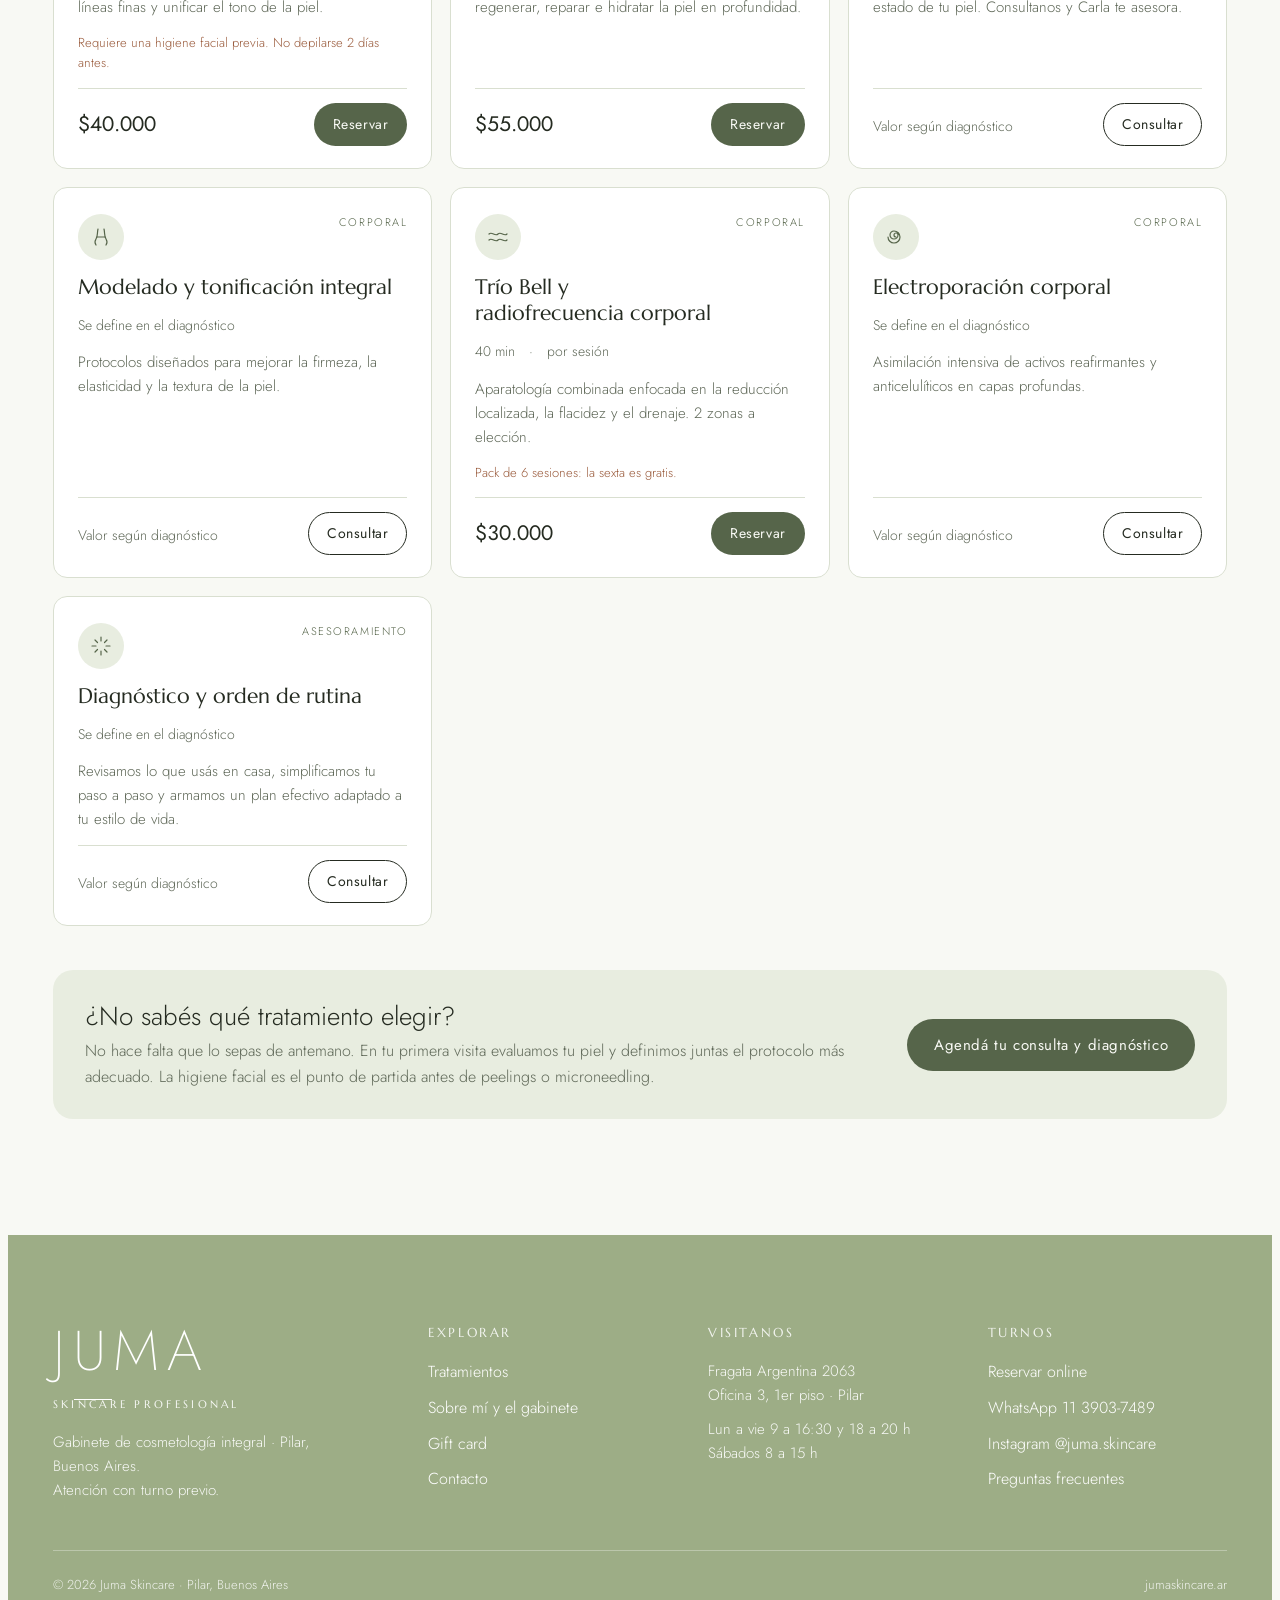
<file: tratamientos.html>
<!doctype html>
<html lang="es">
<head>
<meta charset="utf-8">
<meta name="viewport" content="width=device-width, initial-scale=1, viewport-fit=cover">
<title>Tratamientos · Juma Skincare</title>
<meta name="description" content="Tratamientos faciales y corporales en Pilar: higiene facial profunda, microneedling, radiofrecuencia, electroporación, peelings, PDRN, plasma y modelado corporal.">
<link rel="preconnect" href="https://fonts.googleapis.com">
<link rel="preconnect" href="https://fonts.gstatic.com" crossorigin>
<link rel="stylesheet" href="https://fonts.googleapis.com/css2?family=Jost:wght@200;300;400;500&family=Marcellus&display=swap">
<meta name="color-scheme" content="only light">
<meta name="theme-color" content="#f8f9f4">
<link rel="stylesheet" href="assets/styles.css">
<script>document.documentElement.classList.add("js");if(/\.html$/.test(location.pathname)&&location.protocol!=="file:")history.replaceState(null,"",location.pathname.replace(/(index)?\.html$/,"")+location.search+location.hash)</script>
<link rel="icon" href="favicon.svg" type="image/svg+xml">
</head>
<body>
<header class="top" id="top">
  <div class="wrap top-row">
    <button class="menu-toggle" id="menuBtn" aria-expanded="false" aria-controls="menuPanel">
      <span class="burger" aria-hidden="true"><i></i><i></i></span><span class="menu-label">Menú</span>
    </button>
    <a class="brand" href="/" aria-label="Juma Skincare, inicio">
      <span class="brand-word">J<span class="u">U</span>MA</span>
      <span class="brand-sub">SKINCARE PROFESIONAL</span>
    </a>
    <a class="top-book" href="/reservar">Reservar<span class="hide-s"> turno</span></a>
  </div>
</header>
<div class="menu-panel" id="menuPanel" role="dialog" aria-modal="true" aria-label="Menú" hidden>
  <div class="wrap top-row">
    <button class="menu-toggle" id="menuClose"><span class="burger is-x" aria-hidden="true"><i></i><i></i></span><span class="menu-label">Cerrar</span></button>
    <a class="brand" href="/" aria-label="Juma Skincare, inicio"><span class="brand-word">J<span class="u">U</span>MA</span><span class="brand-sub">SKINCARE PROFESIONAL</span></a>
    <a class="top-book" href="/reservar">Reservar<span class="hide-s"> turno</span></a>
  </div>
  <div class="wrap menu-body">
    <nav aria-label="Secciones"><ul class="menu-list">
        <li style="--i:1"><a href="/"><span class="mn">01</span><span class="mt">Inicio</span></a></li>
        <li style="--i:2"><a href="/tratamientos" aria-current="page"><span class="mn">02</span><span class="mt">Tratamientos</span></a></li>
        <li style="--i:3"><a href="/estudio"><span class="mn">03</span><span class="mt">Sobre mí</span></a></li>
        <li style="--i:4"><a href="/giftcard"><span class="mn">04</span><span class="mt">Gift card</span></a></li>
        <li style="--i:5"><a href="/contacto"><span class="mn">05</span><span class="mt">Contacto</span></a></li>
    </ul></nav>
    <div class="menu-aside">
      <div><div class="eyebrow">Visitanos</div><p>Fragata Argentina 2063<br>Oficina 3, 1er piso · Pilar</p></div>
      <div><div class="eyebrow">Horarios</div><p>Lun a vie 9 a 16:30 y 18 a 20 h<br>Sábados 8 a 15 h</p></div>
      <div class="menu-social"><a href="https://wa.me/5491139037489?text=Hola%20Carla%21%20Te%20escribo%20desde%20la%20p%C3%A1gina%20de%20Juma%20Skincare%2C%20quer%C3%ADa%20hacerte%20una%20consulta." target="_blank" rel="noopener">WhatsApp</a><a href="https://www.instagram.com/juma.skincare/" target="_blank" rel="noopener">Instagram</a><a href="https://share.google/rtIwu5izzURgPClUn" target="_blank" rel="noopener">Google Maps</a></div>
    </div>
  </div>
</div>

<main>
  <section class="page-hero">
    <div class="wrap">
      <div class="crumbs"><a href="/">Inicio</a> &nbsp;/&nbsp; Tratamientos</div>
      <h1 class="page-title">Tratamientos y tecnología <em>al servicio de tu piel</em></h1>
      <p class="lead">El protocolo exacto, la combinación de activos y los equipos a utilizar se determinan de forma personalizada durante la sesión de diagnóstico.</p>
    </div>
  </section>
  <section class="page-body">
    <div class="wrap">
      <div class="filters" role="group" aria-label="Filtrar tratamientos" style="margin-bottom:28px">
        <button class="chip" data-f="todos" aria-pressed="true">Todos</button>
        <button class="chip" data-f="facial" aria-pressed="false">Faciales</button>
        <button class="chip" data-f="corporal" aria-pressed="false">Modelado y corporales</button>
        <button class="chip" data-f="rutina" aria-pressed="false">Asesoramiento</button>
      </div>
      <div class="treat-grid" id="treatGrid"></div>
      <div class="help-box">
        <div><h3>¿No sabés qué tratamiento elegir?</h3><p>No hace falta que lo sepas de antemano. En tu primera visita evaluamos tu piel y definimos juntas el protocolo más adecuado. La higiene facial es el punto de partida antes de peelings o microneedling.</p></div>
        <a class="btn btn-solid" href="/reservar?t=limpieza_primera">Agendá tu consulta y diagnóstico</a>
      </div>
    </div>
  </section>
</main>

<footer class="foot">
  <div class="wrap">
    <div class="foot-grid">
      <div>
        <div class="brand"><span class="brand-word">J<span class="u">U</span>MA</span><span class="brand-sub">SKINCARE PROFESIONAL</span></div>
        <p class="tagline">Gabinete de cosmetología integral · Pilar, Buenos Aires.<br>Atención con turno previo.</p>
      </div>
      <div>
        <h4>Explorar</h4>
        <ul><li><a href="/tratamientos">Tratamientos</a></li><li><a href="/estudio">Sobre mí y el gabinete</a></li><li><a href="/giftcard">Gift card</a></li><li><a href="/contacto">Contacto</a></li></ul>
      </div>
      <div>
        <h4>Visitanos</h4>
        <p>Fragata Argentina 2063<br>Oficina 3, 1er piso · Pilar</p>
        <p style="margin-top:10px">Lun a vie 9 a 16:30 y 18 a 20 h<br>Sábados 8 a 15 h</p>
      </div>
      <div>
        <h4>Turnos</h4>
        <ul><li><a href="/reservar">Reservar online</a></li><li><a href="https://wa.me/5491139037489?text=Hola%20Carla%21%20Te%20escribo%20desde%20la%20p%C3%A1gina%20de%20Juma%20Skincare%2C%20quer%C3%ADa%20hacerte%20una%20consulta." target="_blank" rel="noopener">WhatsApp 11 3903-7489</a></li><li><a href="https://www.instagram.com/juma.skincare/" target="_blank" rel="noopener">Instagram @juma.skincare</a></li><li><a href="/contacto">Preguntas frecuentes</a></li></ul>
      </div>
    </div>
    <div class="foot-bottom"><small>© 2026 Juma Skincare · Pilar, Buenos Aires</small><small>jumaskincare.ar</small></div>
  </div>
</footer>

<div class="toast" id="toast" role="status"></div>
<script src="assets/config.js"></script>
<script src="assets/app.js"></script>
</body>
</html>
</file>
<file: assets/styles.css>
/* Layout: banda salvia a todo el ancho con la marca gigante (como el logo), luego secciones claras alternadas;
   reserva como herramienta en dos columnas; tienda en grilla; carrito en panel lateral. */
:root {
  --sage: #9dad86;          /* el verde del logo */
  --sage-deep: #56654a;     /* texto y botones sobre fondo claro */
  --sage-soft: #e8ede0;     /* superficies suaves */
  --paper: #f8f9f4;         /* fondo general, blanco con un toque verde */
  --surface: #ffffff;
  --ink: #252b21;
  --ink-soft: #5f6858;
  --line: #d9dfd0;
  --on-sage: #ffffff;
  --warn: #9a5b3c;
  --display: "Jost", "Futura", "Century Gothic", system-ui, sans-serif;
  --serif: "Marcellus", "Optima", "Candara", Georgia, serif;
  --body: "Jost", "Futura", "Segoe UI", system-ui, sans-serif;
  --radius: 14px;
  --shadow: 0 18px 40px -24px rgba(37, 43, 33, .35);
}
:root { color-scheme: only light; }  /* la web se ve siempre en modo claro */

* { box-sizing: border-box; }
html { scroll-behavior: smooth; }
@media (prefers-reduced-motion: reduce) { html { scroll-behavior: auto; } *, *::before, *::after { animation: none !important; transition: none !important; } }
body { background: var(--paper); color: var(--ink); font-family: var(--body); font-size: 16px; line-height: 1.6; font-weight: 300; }
body::before { content: ""; position: fixed; inset: 0 0 auto; height: env(safe-area-inset-top, 0px); z-index: 60; background: var(--paper); }
a { color: inherit; }
button { font: inherit; color: inherit; cursor: pointer; }
input, select, textarea { font: inherit; color: var(--ink); }
:focus-visible { outline: 2px solid var(--sage-deep); outline-offset: 3px; border-radius: 6px; }
.wrap { max-width: 1160px; margin: 0 auto; padding-left: max(20px, env(safe-area-inset-left, 0px)); padding-right: max(20px, env(safe-area-inset-right, 0px)); }
.eyebrow { font-family: var(--serif); font-size: 13px; letter-spacing: .22em; text-transform: uppercase; color: var(--sage-deep); }
h1, h2, h3 { font-weight: 300; margin: 0; text-wrap: balance; }
h2 { font-family: var(--display); font-size: clamp(30px, 4.4vw, 46px); line-height: 1.12; letter-spacing: -.01em; }
h3 { font-family: var(--serif); font-size: 21px; line-height: 1.25; font-weight: 400; }
p { margin: 0; }
.lead { color: var(--ink-soft); font-size: 18px; max-width: 58ch; }
section { scroll-margin-top: 84px; }

/* ---------- botones ---------- */
.btn { display: inline-flex; align-items: center; justify-content: center; gap: 10px; border: 1px solid transparent; border-radius: 999px; padding: 13px 26px; font-size: 15px; font-weight: 400; letter-spacing: .04em; text-decoration: none; transition: background .2s, color .2s, border-color .2s, transform .2s; }
.btn-solid { background: var(--sage-deep); color: var(--paper); }
.btn-solid:hover { transform: translateY(-1px); }
.btn-line { border-color: currentColor; background: transparent; }
.btn-light { background: var(--on-sage); color: #3f4b35; }
.btn-ghost-light { border-color: rgba(255,255,255,.7); color: var(--on-sage); background: transparent; }
.btn[disabled] { opacity: .45; cursor: not-allowed; transform: none; }
.btn-sm { padding: 9px 18px; font-size: 14px; }

/* ---------- aviso demo ---------- */
.demo-bar { background: var(--sage-soft); color: var(--ink-soft); font-size: 13px; text-align: center; padding-block: 7px; }

/* ---------- encabezado ---------- */
.top { position: sticky; top: env(safe-area-inset-top, 0px); z-index: 50; background: color-mix(in srgb, var(--paper) 92%, transparent); backdrop-filter: blur(10px); border-bottom: 1px solid var(--line); }
.top .wrap { display: flex; align-items: center; gap: 24px; height: 68px; }
.brand { display: flex; flex-direction: column; text-decoration: none; line-height: 1; }
.brand-word { font-family: var(--display); font-weight: 200; font-size: 30px; letter-spacing: .14em; color: var(--ink); }
.brand-sub { font-family: var(--serif); font-size: 8.5px; letter-spacing: .3em; color: var(--ink-soft); margin-top: 11px; }
.u { position: relative; }
.u::after { content: ""; position: absolute; left: 4%; right: 4%; bottom: -.16em; height: 1px; background: currentColor; }
.nav { display: flex; gap: 26px; margin-left: auto; }
.nav a { text-decoration: none; font-size: 15px; color: var(--ink-soft); }
.nav a:hover { color: var(--ink); }
.top-actions { display: flex; align-items: center; gap: 10px; }
.icon-btn { position: relative; display: inline-flex; align-items: center; justify-content: center; width: 42px; height: 42px; border-radius: 50%; border: 1px solid var(--line); background: var(--surface); }
.icon-btn svg { width: 20px; height: 20px; }
.badge { position: absolute; top: -4px; right: -4px; min-width: 19px; height: 19px; padding: 0 5px; border-radius: 99px; background: var(--sage-deep); color: var(--paper); font-size: 11px; font-weight: 500; display: grid; place-items: center; font-variant-numeric: tabular-nums; }
.menu-btn { display: none; }
.mobile-nav { display: none; border-top: 1px solid var(--line); }
.mobile-nav a { display: block; padding: 14px 0; text-decoration: none; border-bottom: 1px solid var(--line); font-size: 17px; }
@media (max-width: 860px) {
  .nav, .top .btn-reservar { display: none; }
  .menu-btn { display: inline-flex; }
  .top-actions { margin-left: auto; }
  .mobile-nav.open { display: block; }
}

/* ---------- hero ---------- */
.hero { background: var(--sage); color: var(--on-sage); overflow: hidden; position: relative; }
.hero .wrap { display: grid; grid-template-columns: 1.25fr 1fr; gap: 48px; align-items: end; padding-block: 72px 64px; position: relative; z-index: 1; }
.hero-mark { font-family: var(--display); font-weight: 200; font-size: clamp(84px, 17vw, 210px); line-height: 1; letter-spacing: .06em; margin-left: -.04em; animation: rise 1.1s cubic-bezier(.2,.7,.2,1) both; }
.hero-mark .u::after { height: clamp(2px, .35vw, 4px); bottom: -.12em; }
.hero-sub { font-family: var(--serif); letter-spacing: .34em; font-size: clamp(12px, 1.6vw, 17px); margin-top: clamp(26px, 3.4vw, 40px); }
.hero h1 { font-family: var(--display); font-weight: 300; font-size: clamp(26px, 3vw, 34px); line-height: 1.25; margin-bottom: 14px; }
.hero p { color: rgba(255,255,255,.9); font-size: 17px; max-width: 42ch; }
.hero-cta { display: flex; flex-wrap: wrap; gap: 12px; margin-top: 26px; }
.next-slot { margin-top: 26px; display: flex; align-items: center; gap: 14px; padding: 14px 16px; border-radius: var(--radius); background: rgba(255,255,255,.14); border: 1px solid rgba(255,255,255,.28); max-width: 420px; }
.next-slot .dot { width: 9px; height: 9px; border-radius: 50%; background: #fff; box-shadow: 0 0 0 5px rgba(255,255,255,.25); flex: none; }
.next-slot small { display: block; font-size: 12px; letter-spacing: .14em; text-transform: uppercase; opacity: .85; }
.next-slot strong { font-weight: 400; font-size: 16px; }
.hero-leaf { position: absolute; right: -40px; top: -30px; width: 420px; max-width: 70vw; opacity: .22; z-index: 0; pointer-events: none; }
@keyframes rise { from { opacity: 0; transform: translateY(24px); } to { opacity: 1; transform: none; } }
@media (max-width: 860px) {
  .hero .wrap { grid-template-columns: 1fr; gap: 28px; padding-block: 48px 44px; }
}

/* ---------- esencia ---------- */
.band { padding-block: 92px; }
.band-alt { background: var(--surface); }
.essence { display: grid; grid-template-columns: 1fr 1.2fr; gap: 64px; align-items: start; }
.essence-quote { font-family: var(--display); font-weight: 200; font-size: clamp(28px, 3.6vw, 40px); line-height: 1.25; }
.steps { display: grid; gap: 0; border-top: 1px solid var(--line); }
.step { display: grid; grid-template-columns: 56px 1fr; gap: 18px; padding-block: 22px; border-bottom: 1px solid var(--line); }
.step-n { font-family: var(--serif); color: var(--sage-deep); font-size: 15px; letter-spacing: .1em; padding-top: 3px; }
.step h3 { margin-bottom: 6px; }
.step p { color: var(--ink-soft); }
.essence-photo { margin-top: 32px; width: 100%; max-width: 340px; aspect-ratio: 4 / 5; height: auto; object-fit: cover; object-position: 50% 48%; border-radius: var(--radius); display: block; }
@media (max-width: 860px) { .essence { grid-template-columns: 1fr; gap: 36px; } .band { padding-block: 64px; } .essence-photo { max-width: 100%; aspect-ratio: 16 / 10; } }

/* ---------- el espacio ---------- */
.gallery { display: grid; grid-template-columns: repeat(3, 1fr); grid-auto-rows: 250px; gap: 14px; margin: 0; }
.gallery figure { margin: 0; position: relative; overflow: hidden; border-radius: var(--radius); background: var(--sage-soft); min-width: 0; }
.gallery img, .gallery video { width: 100%; height: 100%; object-fit: cover; display: block; transition: transform .8s cubic-bezier(.2,.7,.2,1); }
.gallery figure:hover img, .gallery figure:hover video { transform: scale(1.03); }
.g-big { grid-column: span 2; grid-row: span 2; }
.g-tall { grid-row: span 2; }
.gallery figcaption { position: absolute; left: 12px; bottom: 12px; font-size: 12px; letter-spacing: .12em; text-transform: uppercase; background: rgba(255,255,255,.88); color: #3f4b35; padding: 5px 11px; border-radius: 99px; }
.space-foot { display: flex; flex-wrap: wrap; gap: 10px 28px; margin-top: 26px; color: var(--ink-soft); font-size: 15px; }
.space-foot span::before { content: "·"; color: var(--sage-deep); margin-right: 10px; }
@media (max-width: 760px) {
  .gallery { grid-template-columns: 1fr 1fr; grid-auto-rows: 170px; gap: 10px; grid-auto-flow: dense; }
  .g-big { grid-column: span 2; grid-row: span 1; }
  .g-wide-m { grid-column: span 2; }
}

/* ---------- tratamientos ---------- */
.sec-head { display: flex; justify-content: space-between; align-items: end; gap: 24px; flex-wrap: wrap; margin-bottom: 40px; }
.sec-head .lead { margin-top: 12px; }
.filters { display: flex; gap: 8px; flex-wrap: wrap; }
.chip { border: 1px solid var(--line); background: var(--surface); border-radius: 99px; padding: 8px 16px; font-size: 14px; color: var(--ink-soft); }
.chip[aria-pressed="true"] { background: var(--sage-deep); color: var(--paper); border-color: var(--sage-deep); }
.treat-grid { display: grid; grid-template-columns: repeat(3, 1fr); gap: 18px; }
@media (max-width: 960px) { .treat-grid { grid-template-columns: repeat(2, 1fr); } }
@media (max-width: 600px) { .treat-grid { grid-template-columns: 1fr; } }
.treat { display: flex; flex-direction: column; gap: 14px; padding: 26px 24px 22px; border: 1px solid var(--line); border-radius: var(--radius); background: var(--surface); min-width: 0; transition: border-color .2s, transform .2s, box-shadow .2s; }
.treat:hover { border-color: var(--sage); transform: translateY(-2px); box-shadow: var(--shadow); }
.treat-icon { width: 46px; height: 46px; border-radius: 50%; background: var(--sage-soft); color: var(--sage-deep); display: grid; place-items: center; }
.treat-icon svg { width: 24px; height: 24px; }
.treat-meta { display: flex; gap: 14px; font-size: 14px; color: var(--ink-soft); font-variant-numeric: tabular-nums; }
.treat p { color: var(--ink-soft); font-size: 15px; flex: 1; }
.treat-note { font-size: 13px; color: var(--warn); }
.treat-foot { display: flex; align-items: center; justify-content: space-between; gap: 12px; padding-top: 14px; border-top: 1px solid var(--line); }
.price { font-family: var(--display); font-weight: 400; font-size: 21px; font-variant-numeric: tabular-nums; }
.tag { font-size: 11px; letter-spacing: .14em; text-transform: uppercase; color: var(--sage-deep); }

/* ---------- reserva ---------- */
.booking { display: grid; grid-template-columns: 1.15fr .85fr; gap: 0; border: 1px solid var(--line); border-radius: 22px; overflow: hidden; background: var(--surface); box-shadow: var(--shadow); }
.bk-main { padding: 32px; min-width: 0; }
.bk-side { background: var(--sage-soft); padding: 32px; display: flex; flex-direction: column; gap: 18px; min-width: 0; }
.bk-step { display: grid; gap: 14px; padding-bottom: 26px; margin-bottom: 26px; border-bottom: 1px solid var(--line); }
.bk-step:last-child { border-bottom: 0; margin-bottom: 0; padding-bottom: 0; }
.bk-label { display: flex; align-items: baseline; gap: 10px; font-family: var(--serif); font-size: 18px; }
.bk-label span { font-family: var(--serif); font-size: 13px; color: var(--sage-deep); letter-spacing: .12em; }
select, input[type="text"], input[type="tel"], textarea { width: 100%; border: 1px solid var(--line); background: var(--paper); border-radius: 10px; padding: 12px 14px; font-size: 16px; }
textarea { resize: vertical; min-height: 70px; }
.cal-head { display: flex; align-items: center; justify-content: space-between; }
.cal-head strong { font-family: var(--serif); font-weight: 400; font-size: 17px; }
.cal-nav { display: flex; gap: 6px; }
.cal-nav button { width: 36px; height: 36px; border-radius: 50%; border: 1px solid var(--line); background: var(--paper); }
.cal-nav button[disabled] { opacity: .35; cursor: not-allowed; }
.cal { display: grid; grid-template-columns: repeat(7, 1fr); gap: 4px; text-align: center; }
.cal .dow { font-size: 12px; color: var(--ink-soft); letter-spacing: .08em; padding-bottom: 4px; }
.day { aspect-ratio: 1; width: 100%; max-width: 46px; justify-self: center; border-radius: 50%; border: 1px solid transparent; background: transparent; font-size: 15px; font-variant-numeric: tabular-nums; display: grid; place-items: center; }
.day.avail { background: var(--sage-soft); color: var(--ink); }
.day.avail:hover { border-color: var(--sage-deep); }
.day[disabled] { color: var(--line); cursor: default; }
.day.sel { background: var(--sage-deep); color: var(--paper); }
.day.today { font-weight: 500; }
.slots { display: grid; grid-template-columns: repeat(auto-fill, minmax(84px, 1fr)); gap: 8px; }
.slot { border: 1px solid var(--line); background: var(--paper); border-radius: 10px; padding: 10px 0; font-size: 15px; font-variant-numeric: tabular-nums; }
.slot:hover:not([disabled]) { border-color: var(--sage-deep); }
.slot[disabled] { text-decoration: line-through; opacity: .45; cursor: not-allowed; }
.slot[aria-pressed="true"] { background: var(--sage-deep); color: var(--paper); border-color: var(--sage-deep); }
.hint { font-size: 14px; color: var(--ink-soft); }
.fields { display: grid; grid-template-columns: 1fr 1fr; gap: 12px; }
.fields label { display: grid; gap: 6px; font-size: 14px; color: var(--ink-soft); min-width: 0; }
.fields .full { grid-column: 1 / -1; }
.err { color: var(--warn); font-size: 13px; min-height: 18px; }
.summary { display: grid; gap: 12px; }
.sum-row { display: flex; justify-content: space-between; gap: 14px; padding-bottom: 12px; border-bottom: 1px solid var(--line); font-size: 15px; }
.sum-row span:first-child { color: var(--ink-soft); }
.sum-row span:last-child { text-align: right; font-variant-numeric: tabular-nums; }
.bk-side h3 { font-family: var(--display); font-weight: 300; font-size: 26px; }
.policy { font-size: 13px; color: var(--ink-soft); }
.done { display: grid; gap: 14px; justify-items: start; }
.done-icon { width: 54px; height: 54px; border-radius: 50%; background: var(--sage-deep); color: var(--paper); display: grid; place-items: center; }
@media (max-width: 860px) {
  .booking { grid-template-columns: 1fr; }
  .bk-main, .bk-side { padding: 22px; }
  .fields { grid-template-columns: 1fr; }
}

/* ---------- tienda ---------- */
.shop-grid { display: grid; grid-template-columns: repeat(3, 1fr); gap: 26px; }
@media (max-width: 860px) { .shop-grid { grid-template-columns: repeat(2, 1fr); gap: 18px; } }
.product { display: flex; flex-direction: column; gap: 12px; min-width: 0; }
.p-art { aspect-ratio: 4 / 5; max-width: 100%; border-radius: var(--radius); display: grid; place-items: end center; padding-bottom: 14%; position: relative; overflow: hidden; }
.p-art::after { content: ""; position: absolute; left: 22%; right: 22%; bottom: 11%; height: 10px; border-radius: 50%; background: rgba(37,43,33,.16); filter: blur(4px); }
.p-info { display: grid; gap: 4px; }
.p-info h3 { font-size: 18px; }
.p-info p { font-size: 14px; color: var(--ink-soft); }
.p-foot { display: flex; align-items: center; justify-content: space-between; gap: 10px; }
.sample { position: absolute; top: 12px; left: 12px; z-index: 2; font-size: 11px; letter-spacing: .12em; text-transform: uppercase; background: rgba(255,255,255,.85); color: #3f4b35; padding: 4px 9px; border-radius: 99px; }
/* frascos dibujados con CSS */
.btl { position: relative; z-index: 1; display: flex; flex-direction: column; align-items: center; }
.btl .cap { background: #3f4b35; border-radius: 4px 4px 2px 2px; }
.btl .body { background: rgba(255,255,255,.92); border-radius: 14px; display: grid; place-items: center; box-shadow: inset -10px 0 18px -10px rgba(37,43,33,.18); }
.btl .lbl { font-family: var(--display); font-weight: 200; letter-spacing: .2em; font-size: 13px; color: #3f4b35; writing-mode: horizontal-tb; }
.btl.pump .cap { width: 16px; height: 34px; position: relative; }
.btl.pump .cap::before { content: ""; position: absolute; top: 0; left: -14px; width: 26px; height: 8px; background: #3f4b35; border-radius: 3px; }
.btl.pump .body { width: 78px; height: 150px; }
.btl.drop .cap { width: 26px; height: 42px; border-radius: 13px 13px 3px 3px; }
.btl.drop .body { width: 64px; height: 96px; border-radius: 12px; }
.btl.jar .cap { width: 108px; height: 30px; border-radius: 8px 8px 3px 3px; }
.btl.jar .body { width: 112px; height: 74px; border-radius: 10px 10px 18px 18px; }
.btl.tube .cap { width: 40px; height: 22px; border-radius: 3px; order: 2; }
.btl.tube .body { width: 70px; height: 150px; border-radius: 6px 6px 20px 20px; clip-path: polygon(0 0, 100% 0, 92% 100%, 8% 100%); }

/* ---------- gift card ---------- */
.gift { display: grid; grid-template-columns: 1fr 1fr; gap: 56px; align-items: center; }
.gcard { aspect-ratio: 1.6; max-width: 100%; border-radius: 20px; background: var(--sage); color: var(--on-sage); padding: 28px 30px; display: flex; flex-direction: column; justify-content: space-between; box-shadow: var(--shadow); position: relative; overflow: hidden; }
.gcard .brand-word { color: var(--on-sage); font-size: clamp(40px, 6vw, 58px); }
.gcard .brand-sub { color: rgba(255,255,255,.9); font-size: 10px; }
.gcard-amount { font-family: var(--display); font-weight: 200; font-size: clamp(30px, 4vw, 42px); font-variant-numeric: tabular-nums; }
.gcard-to { font-size: 14px; opacity: .9; }
.amounts { display: flex; gap: 10px; flex-wrap: wrap; margin-block: 18px; }
.gift-form { display: grid; gap: 12px; margin-top: 18px; }
@media (max-width: 860px) { .gift { grid-template-columns: 1fr; gap: 32px; } }

/* ---------- preguntas ---------- */
.faq { display: grid; gap: 0; border-top: 1px solid var(--line); max-width: 820px; }
.faq details { border-bottom: 1px solid var(--line); padding-block: 18px; }
.faq summary { cursor: pointer; list-style: none; display: flex; justify-content: space-between; gap: 16px; font-family: var(--serif); font-size: 19px; }
.faq summary::-webkit-details-marker { display: none; }
.faq summary::after { content: "+"; font-family: var(--display); font-weight: 200; font-size: 26px; line-height: 1; color: var(--sage-deep); }
.faq details[open] summary::after { content: "–"; }
.faq p { color: var(--ink-soft); margin-top: 10px; max-width: 65ch; }

/* ---------- visitanos ---------- */
.visit { display: grid; grid-template-columns: 1fr 1fr; gap: 56px; }
.info-list { display: grid; gap: 22px; }
.info-list dt { font-family: var(--serif); font-size: 13px; letter-spacing: .18em; text-transform: uppercase; color: var(--sage-deep); margin-bottom: 4px; }
.info-list dd { margin: 0; font-size: 17px; }
.hours { width: 100%; border-collapse: collapse; font-variant-numeric: tabular-nums; }
.hours td { padding: 12px 0; border-bottom: 1px solid var(--line); }
.hours td:last-child { text-align: right; color: var(--ink-soft); }
.copy-row { display: flex; align-items: center; gap: 10px; flex-wrap: wrap; }
.copy-row .num { user-select: all; }
.linkrow { display: flex; gap: 10px; flex-wrap: wrap; margin-top: 8px; }
@media (max-width: 860px) { .visit { grid-template-columns: 1fr; gap: 36px; } }

/* ---------- pie ---------- */
.foot { background: var(--sage); color: var(--on-sage); padding-block: 56px 40px; }
.foot .wrap { display: grid; gap: 28px; }
.foot .brand-word { color: var(--on-sage); font-size: 56px; }
.foot .brand-sub { color: rgba(255,255,255,.9); font-size: 11px; }
.foot small { opacity: .85; font-size: 13px; }

/* ---------- carrito ---------- */
.scrim { position: fixed; inset: 0; background: rgba(20,24,18,.45); z-index: 80; opacity: 0; pointer-events: none; transition: opacity .25s; }
.scrim.open { opacity: 1; pointer-events: auto; }
.drawer { position: fixed; top: 0; right: 0; bottom: 0; width: min(420px, 100%); z-index: 90; background: var(--surface); border-left: 1px solid var(--line); display: flex; flex-direction: column; transform: translateX(105%); transition: transform .3s cubic-bezier(.2,.7,.2,1); padding-top: env(safe-area-inset-top, 0px); padding-bottom: env(safe-area-inset-bottom, 0px); padding-right: env(safe-area-inset-right, 0px); }
.drawer.open { transform: none; }
.dr-head { display: flex; align-items: center; justify-content: space-between; padding: 20px 22px; border-bottom: 1px solid var(--line); }
.dr-head h3 { font-family: var(--display); font-weight: 300; font-size: 24px; }
.dr-body { flex: 1; overflow-y: auto; padding: 8px 22px; }
.dr-foot { border-top: 1px solid var(--line); padding: 18px 22px; display: grid; gap: 12px; }
.line { display: grid; grid-template-columns: 56px 1fr auto; gap: 12px; align-items: center; padding-block: 14px; border-bottom: 1px solid var(--line); }
.line-art { width: 56px; height: 56px; border-radius: 10px; }
.line-name { font-size: 15px; }
.line-sub { font-size: 13px; color: var(--ink-soft); font-variant-numeric: tabular-nums; }
.qty { display: inline-flex; align-items: center; border: 1px solid var(--line); border-radius: 99px; margin-top: 6px; }
.qty button { width: 30px; height: 30px; border: 0; background: transparent; font-size: 16px; }
.qty span { min-width: 22px; text-align: center; font-variant-numeric: tabular-nums; font-size: 14px; }
.rm { border: 0; background: transparent; color: var(--ink-soft); font-size: 13px; text-decoration: underline; }
.total { display: flex; justify-content: space-between; font-size: 18px; font-variant-numeric: tabular-nums; }
.empty { text-align: center; color: var(--ink-soft); padding: 48px 8px; display: grid; gap: 16px; justify-items: center; }
.radio-row { display: grid; gap: 8px; }
.radio-row label { display: flex; gap: 10px; align-items: center; border: 1px solid var(--line); border-radius: 10px; padding: 10px 12px; font-size: 15px; }
.toast { position: fixed; left: 50%; bottom: calc(24px + env(safe-area-inset-bottom, 0px)); transform: translate(-50%, 20px); background: var(--ink); color: var(--paper); padding: 12px 20px; border-radius: 99px; font-size: 14px; opacity: 0; transition: opacity .25s, transform .25s; z-index: 100; pointer-events: none; max-width: calc(100% - 32px); }
.toast.show { opacity: 1; transform: translate(-50%, 0); }
[hidden] { display: none !important; }
.sr { position: absolute; width: 1px; height: 1px; overflow: hidden; clip: rect(0 0 0 0); }

/* =====================================================================
   SITIO MULTIPÁGINA — portada editorial + páginas internas
   ===================================================================== */
body { overflow-x: clip; }
main { animation: pagein .6s cubic-bezier(.2,.7,.2,1) both; }
@keyframes pagein { from { opacity: 0; } to { opacity: 1; } }
.nav a[aria-current="page"] { color: var(--ink); text-decoration: underline; text-underline-offset: 8px; text-decoration-thickness: 1px; }
.mobile-nav a[aria-current="page"] { color: var(--sage-deep); }
.link-arrow { display: inline-flex; align-items: center; gap: 10px; text-decoration: none; font-size: 15px; letter-spacing: .04em; border-bottom: 1px solid currentColor; padding-bottom: 4px; }
.link-arrow svg { width: 16px; height: 16px; transition: transform .25s; }
.link-arrow:hover svg { transform: translateX(4px); }

/* revelado al hacer scroll (solo si hay JS) */
.js .reveal { opacity: 0; transform: translateY(22px); transition: opacity .9s cubic-bezier(.2,.7,.2,1), transform .9s cubic-bezier(.2,.7,.2,1); }
.js .reveal.in { opacity: 1; transform: none; }
.js .reveal.d1 { transition-delay: .1s; } .js .reveal.d2 { transition-delay: .2s; } .js .reveal.d3 { transition-delay: .3s; }

/* ---------- portada: hero ---------- */
.home-hero { padding-block: clamp(36px, 6vw, 84px) clamp(56px, 8vw, 110px); }
.home-hero .wrap { display: grid; grid-template-columns: 1.08fr .92fr; gap: clamp(36px, 6vw, 88px); align-items: center; }
.hh-title { font-family: var(--display); font-weight: 200; font-size: clamp(46px, 7.2vw, 98px); line-height: 1.02; letter-spacing: -.025em; margin-top: 22px; }
.hh-title em { font-style: normal; font-family: var(--serif); color: var(--sage-deep); letter-spacing: -.01em; }
.hh-lead { color: var(--ink-soft); font-size: clamp(17px, 1.5vw, 19px); max-width: 46ch; margin-top: 26px; }
.hh-cta { display: flex; flex-wrap: wrap; align-items: center; gap: 14px 26px; margin-top: 34px; }
.hh-trust { display: flex; flex-wrap: wrap; gap: 18px 40px; margin-top: 46px; padding-top: 24px; border-top: 1px solid var(--line); }
.trust-item { display: grid; gap: 2px; text-decoration: none; }
.trust-item small { font-size: 12px; letter-spacing: .16em; text-transform: uppercase; color: var(--ink-soft); }
.trust-item strong { font-weight: 400; font-size: 17px; font-variant-numeric: tabular-nums; }
.trust-item .stars { color: var(--sage-deep); letter-spacing: 2px; margin-right: 6px; }
.live-dot { display: inline-block; width: 8px; height: 8px; border-radius: 50%; background: #6f9a5a; margin-right: 8px; box-shadow: 0 0 0 0 rgba(111,154,90,.5); animation: pulse 2.4s infinite; vertical-align: middle; }
@keyframes pulse { 0% { box-shadow: 0 0 0 0 rgba(111,154,90,.5); } 70% { box-shadow: 0 0 0 9px rgba(111,154,90,0); } 100% { box-shadow: 0 0 0 0 rgba(111,154,90,0); } }

.hh-visual { position: relative; justify-self: end; width: min(100%, 470px); }
.arch { aspect-ratio: 4 / 5; border-radius: 999px 999px 22px 22px; overflow: hidden; background: var(--sage-soft); }
.arch img { width: 100%; height: 100%; object-fit: cover; object-position: 40% 50%; display: block; animation: zoomout 2.4s cubic-bezier(.2,.7,.2,1) both; }
@keyframes zoomout { from { transform: scale(1.08); } to { transform: none; } }
.hh-small { position: absolute; left: -64px; bottom: 54px; width: 40%; aspect-ratio: 3 / 4; border-radius: 16px; overflow: hidden; border: 6px solid var(--paper); box-shadow: var(--shadow); background: var(--sage-soft); }
.hh-small img { width: 100%; height: 100%; object-fit: cover; object-position: 50% 52%; display: block; }
.rot-badge { position: absolute; right: -30px; top: 9%; width: 132px; height: 132px; border-radius: 50%; background: var(--sage); color: #fff; display: grid; place-items: center; box-shadow: var(--shadow); }
.rot-badge svg.ring { position: absolute; inset: 0; width: 100%; height: 100%; animation: spin 30s linear infinite; }
.rot-badge .core { font-family: var(--display); font-weight: 200; font-size: 30px; letter-spacing: .08em; }
@keyframes spin { to { transform: rotate(360deg); } }
@media (max-width: 900px) {
  .home-hero .wrap { grid-template-columns: 1fr; }
  .hh-visual { justify-self: center; width: min(86%, 400px); margin-top: 8px; }
  .hh-small { left: -11%; bottom: 36px; }
  .rot-badge { right: -9%; width: 104px; height: 104px; }
  .rot-badge .core { font-size: 24px; }
}

/* ---------- cinta de tratamientos ---------- */
.marquee { background: var(--sage); color: var(--on-sage); overflow: hidden; padding-block: 20px; }
.marquee-track { display: flex; width: max-content; animation: marq 46s linear infinite; }
.marquee span { font-family: var(--display); font-weight: 200; font-size: clamp(20px, 2.4vw, 30px); letter-spacing: .05em; padding-inline: 26px; white-space: nowrap; display: inline-flex; align-items: center; gap: 52px; }
.marquee span::after { content: "✦"; font-size: .55em; opacity: .8; }
@keyframes marq { to { transform: translateX(-50%); } }

/* ---------- filosofía ---------- */
.philo { max-width: 940px; margin: 0 auto; text-align: center; }
.philo-quote { font-family: var(--display); font-weight: 200; font-size: clamp(28px, 4.2vw, 50px); line-height: 1.2; letter-spacing: -.01em; margin-top: 22px; }
.philo-quote em { font-style: normal; font-family: var(--serif); color: var(--sage-deep); }
.pillars { display: grid; grid-template-columns: repeat(3, 1fr); margin-top: clamp(48px, 6vw, 80px); border-top: 1px solid var(--line); }
.pillar { padding: 30px 30px 4px; border-left: 1px solid var(--line); }
.pillar:first-child { border-left: 0; padding-left: 0; }
.pillar .n { font-family: var(--serif); color: var(--sage-deep); letter-spacing: .14em; font-size: 14px; }
.pillar h3 { margin: 14px 0 8px; font-size: 23px; }
.pillar p { color: var(--ink-soft); }
@media (max-width: 760px) { .pillars { grid-template-columns: 1fr; } .pillar { border-left: 0; padding: 26px 0 22px; border-bottom: 1px solid var(--line); } }

/* ---------- lista editorial de tratamientos ---------- */
.tlist { border-top: 1px solid var(--ink); }
.trow { display: grid; grid-template-columns: 70px minmax(0, 1fr) 210px 52px; align-items: center; gap: 24px; padding: 28px 10px; border-bottom: 1px solid var(--line); text-decoration: none; transition: background .35s, padding .35s; }
.trow:hover { background: var(--sage-soft); padding-inline: 24px; }
.trow .n { font-family: var(--serif); color: var(--sage-deep); font-size: 14px; letter-spacing: .14em; }
.trow h3 { font-family: var(--display); font-weight: 300; font-size: clamp(23px, 2.7vw, 34px); line-height: 1.15; }
.trow .d { color: var(--ink-soft); font-size: 15px; margin-top: 4px; }
.trow .meta { display: grid; justify-items: end; gap: 2px; font-variant-numeric: tabular-nums; }
.trow .meta strong { font-family: var(--display); font-weight: 400; font-size: 20px; }
.trow .meta small { color: var(--ink-soft); font-size: 14px; }
.trow .go { width: 52px; height: 52px; border-radius: 50%; border: 1px solid var(--line); display: grid; place-items: center; transition: background .3s, color .3s, transform .3s, border-color .3s; }
.trow .go svg { width: 18px; height: 18px; }
.trow:hover .go { background: var(--sage-deep); color: var(--paper); border-color: var(--sage-deep); transform: rotate(-45deg); }
.trow .meta-m { display: none; }
@media (max-width: 760px) {
  .trow { grid-template-columns: 34px minmax(0, 1fr) 44px; gap: 14px; padding: 22px 4px; }
  .trow .meta { display: none; }
  .trow .meta-m { display: block; color: var(--ink-soft); font-size: 14px; margin-top: 6px; font-variant-numeric: tabular-nums; }
  .trow .go { width: 44px; height: 44px; }
}

/* ---------- el estudio (adelanto) ---------- */
.studio { position: relative; }
.studio-img { border-radius: 26px; overflow: hidden; aspect-ratio: 21 / 9; background: var(--sage-soft); }
.studio-img img { width: 100%; height: 100%; object-fit: cover; object-position: 50% 62%; display: block; }
.studio-card { position: absolute; left: 34px; bottom: 34px; background: var(--surface); padding: 34px 34px 30px; border-radius: 20px; max-width: 440px; box-shadow: var(--shadow); display: grid; gap: 14px; justify-items: start; }
.studio-card h2 { font-size: clamp(28px, 3.2vw, 38px); }
.studio-card p { color: var(--ink-soft); }
@media (max-width: 760px) {
  .studio-img { aspect-ratio: 4 / 3.4; border-radius: 20px; }
  .studio-card { position: relative; left: auto; bottom: auto; margin: -56px 12px 0; padding: 26px 22px; }
}

/* ---------- reseñas ---------- */
.reviews { display: grid; grid-template-columns: auto 1fr; gap: clamp(36px, 6vw, 96px); align-items: center; }
.score { display: grid; justify-items: start; gap: 6px; }
.score .num { font-family: var(--display); font-weight: 200; font-size: clamp(96px, 13vw, 168px); line-height: .9; letter-spacing: -.03em; }
.score .stars { color: var(--sage-deep); font-size: 24px; letter-spacing: 6px; }
.score small { color: var(--ink-soft); font-size: 14px; letter-spacing: .1em; text-transform: uppercase; }
.themes { display: flex; flex-wrap: wrap; gap: 10px; margin-block: 24px 30px; }
.theme { border: 1px solid var(--line); border-radius: 99px; padding: 9px 18px; font-size: 15px; background: var(--surface); }
@media (max-width: 760px) { .reviews { grid-template-columns: 1fr; } }

/* ---------- dúo gift card / tienda ---------- */
.duo { display: grid; grid-template-columns: 1fr 1fr; gap: 22px; }
.duo-card { position: relative; overflow: hidden; border-radius: 24px; padding: clamp(28px, 3.4vw, 42px); min-height: 380px; display: flex; flex-direction: column; justify-content: space-between; gap: 28px; text-decoration: none; transition: transform .35s; }
.duo-card:hover { transform: translateY(-4px); }
.duo-card h2 { font-size: clamp(30px, 3.4vw, 42px); }
.duo-card p { max-width: 34ch; margin-top: 12px; }
.duo-gift { background: var(--sage); color: var(--on-sage); }
.duo-gift p { color: rgba(255,255,255,.9); }
.duo-gift .eyebrow { color: rgba(255,255,255,.9); }
.duo-shop { background: var(--sage-soft); color: var(--ink); }
.duo-shop p { color: var(--ink-soft); }
.mini-gc { position: absolute; right: -36px; bottom: 40px; width: 250px; aspect-ratio: 1.6; border-radius: 16px; background: #fff; color: #3f4b35; padding: 18px 20px; transform: rotate(-8deg); box-shadow: 0 24px 40px -24px rgba(0,0,0,.45); display: flex; flex-direction: column; justify-content: space-between; transition: transform .5s cubic-bezier(.2,.7,.2,1); }
.duo-gift:hover .mini-gc { transform: rotate(-3deg) translateY(-6px); }
.mini-gc .w { font-family: var(--display); font-weight: 200; font-size: 30px; letter-spacing: .14em; }
.mini-gc .a { font-family: var(--display); font-weight: 300; font-size: 22px; }
.mini-btls { position: absolute; right: 28px; bottom: 32px; display: flex; align-items: flex-end; gap: 12px; }
.mini-btls .btl .body { box-shadow: inset -8px 0 14px -10px rgba(37,43,33,.25), 0 14px 24px -18px rgba(37,43,33,.4); }
.duo-foot { position: relative; z-index: 1; }
@media (max-width: 760px) { .duo { grid-template-columns: 1fr; } .duo-card { min-height: 330px; } .mini-gc { width: 200px; right: -30px; } .mini-btls { transform: scale(.8); transform-origin: bottom right; right: 16px; } }

/* ---------- banda final ---------- */
.cta-band { background: #3f4b35; color: #fff; border-radius: 28px; padding: clamp(40px, 6vw, 80px); display: grid; grid-template-columns: 1.3fr auto; gap: 32px; align-items: end; position: relative; overflow: hidden; }
.cta-band h2 { font-weight: 200; font-size: clamp(34px, 5vw, 62px); }
.cta-band p { color: rgba(255,255,255,.82); margin-top: 14px; max-width: 46ch; }
.cta-band .actions { display: flex; flex-wrap: wrap; gap: 12px; }
.cta-band .btn-ghost-light { border-color: rgba(255,255,255,.55); }
.cta-band::before { content: "JUMA"; position: absolute; right: -2%; top: -18%; font-family: var(--display); font-weight: 200; font-size: clamp(120px, 22vw, 300px); letter-spacing: .06em; color: rgba(255,255,255,.05); pointer-events: none; }
@media (max-width: 760px) { .cta-band { grid-template-columns: 1fr; border-radius: 22px; } }

/* ---------- encabezado de páginas internas ---------- */
.page-hero { padding-block: clamp(44px, 7vw, 100px) clamp(34px, 4.6vw, 64px); }
.crumbs { font-size: 13px; letter-spacing: .14em; text-transform: uppercase; color: var(--ink-soft); }
.crumbs a { text-decoration: none; }
.crumbs a:hover { color: var(--ink); }
.page-title { font-family: var(--display); font-weight: 200; font-size: clamp(46px, 7.4vw, 100px); line-height: 1.02; letter-spacing: -.025em; margin-top: 20px; }
.page-title em { font-style: normal; font-family: var(--serif); color: var(--sage-deep); }
.page-hero .lead { margin-top: 22px; }
.page-hero .wrap { border-bottom: 1px solid var(--line); padding-bottom: clamp(34px, 4.6vw, 64px); }
.page-hero { padding-bottom: 0; }
.page-body { padding-block: clamp(40px, 5vw, 72px) clamp(72px, 9vw, 120px); }

/* ---------- ayuda en tratamientos ---------- */
.help-box { margin-top: 44px; display: grid; grid-template-columns: 1fr auto; gap: 24px; align-items: center; padding: 30px 32px; border-radius: 20px; background: var(--sage-soft); }
.help-box h3 { font-family: var(--display); font-weight: 300; font-size: 26px; }
.help-box p { color: var(--ink-soft); margin-top: 6px; }
@media (max-width: 760px) { .help-box { grid-template-columns: 1fr; padding: 24px; } }

/* ---------- gift card: pasos ---------- */
.gsteps { display: grid; grid-template-columns: repeat(3, 1fr); gap: 0; margin-top: clamp(56px, 7vw, 96px); border-top: 1px solid var(--line); }
@media (max-width: 760px) { .gsteps { grid-template-columns: 1fr; } }

/* ---------- aviso de tienda ---------- */
.notice { display: flex; gap: 14px; align-items: center; padding: 16px 20px; border: 1px dashed var(--sage); border-radius: 14px; color: var(--ink-soft); font-size: 15px; margin-bottom: 36px; }
.notice svg { width: 22px; height: 22px; color: var(--sage-deep); flex: none; }

/* ---------- pie ampliado ---------- */
.foot { padding-block: clamp(56px, 7vw, 88px) 32px; }
.foot .wrap { gap: 0; }
.foot-grid { display: grid; grid-template-columns: 1.4fr 1fr 1fr 1fr; gap: 40px; padding-bottom: 48px; border-bottom: 1px solid rgba(255,255,255,.3); }
.foot h4 { font-family: var(--serif); font-weight: 400; font-size: 13px; letter-spacing: .2em; text-transform: uppercase; margin: 0 0 16px; color: rgba(255,255,255,.85); }
.foot ul { list-style: none; margin: 0; padding: 0; display: grid; gap: 10px; }
.foot ul a { text-decoration: none; }
.foot ul a:hover { text-decoration: underline; text-underline-offset: 4px; }
.foot p { color: rgba(255,255,255,.92); font-size: 15px; }
.foot .tagline { margin-top: 20px; max-width: 30ch; }
.foot-bottom { display: flex; flex-wrap: wrap; justify-content: space-between; gap: 10px; padding-top: 24px; }
@media (max-width: 860px) { .foot-grid { grid-template-columns: 1fr 1fr; } .foot-grid > :first-child { grid-column: 1 / -1; } }
@media (max-width: 480px) { .foot-grid { grid-template-columns: 1fr; } }

/* ---------- ajustes ---------- */
.foot .brand-sub { margin-top: 20px; }
.duo-card .link-arrow { align-self: flex-start; }
.duo-card .duo-foot p { max-width: 24ch; }
.mini-gc { width: 220px; bottom: 84px; }
@media (max-width: 760px) {
  .mini-gc, .mini-btls { position: relative; right: auto; bottom: auto; align-self: flex-end; }
  .mini-gc { width: 190px; margin: -6px -44px -4px 0; }
  .mini-btls { margin: -24px 0 -8px; transform: scale(.8); transform-origin: bottom right; }
}
@media (max-width: 480px) {
  .p-foot { flex-wrap: wrap; }
  .p-foot .btn { width: 100%; }
}

/* =====================================================================
   MENÚ MINIMALISTA — "Menú" a la izquierda, logo al centro, "Reservar" a la derecha;
   el menú se abre a pantalla completa con las secciones en tipografía grande.
   ===================================================================== */
.top { background: color-mix(in srgb, var(--paper) 94%, transparent); border-bottom: 1px solid transparent; transition: border-color .3s; }
.top.scrolled { border-bottom-color: var(--line); }
.top-row { display: grid; grid-template-columns: 1fr auto 1fr; align-items: center; height: 78px; gap: 16px; }
.top .wrap.top-row { display: grid; height: 78px; }
.top-row .brand { align-items: center; text-align: center; }
.top-row .brand-word { font-size: 30px; }
.menu-toggle { justify-self: start; display: inline-flex; align-items: center; gap: 14px; background: none; border: 0; padding: 10px 0; font-size: 13px; letter-spacing: .2em; text-transform: uppercase; color: inherit; }
.burger { position: relative; width: 28px; height: 10px; flex: none; }
.burger i { position: absolute; left: 0; width: 100%; height: 1px; background: currentColor; transition: transform .35s, width .35s, top .35s; }
.burger i:first-child { top: 0; }
.burger i:last-child { top: 9px; width: 64%; }
.menu-toggle:hover .burger i:last-child { width: 100%; }
.burger.is-x i:first-child { top: 5px; transform: rotate(45deg); }
.burger.is-x i:last-child { top: 5px; width: 100%; transform: rotate(-45deg); }
.top-book { justify-self: end; text-decoration: none; font-size: 13px; letter-spacing: .2em; text-transform: uppercase; border: 1px solid currentColor; border-radius: 99px; padding: 11px 22px; transition: background .25s, color .25s; white-space: nowrap; }
.top .top-book:hover, .top .top-book[aria-current="page"] { background: var(--ink); color: var(--paper); border-color: var(--ink); }
@media (max-width: 600px) {
  .top-row, .top .wrap.top-row { height: 66px; }
  .menu-label, .hide-s { display: none; }
  .top-row .brand-word { font-size: 25px; }
  .top-row .brand-sub { font-size: 7.5px; margin-top: 9px; }
  .top-book { padding: 9px 15px; font-size: 12px; letter-spacing: .14em; }
}

.menu-panel { position: fixed; inset: 0; z-index: 120; background: var(--sage); color: #fff; display: flex; flex-direction: column; overflow-y: auto; padding-top: env(safe-area-inset-top, 0px); padding-bottom: env(safe-area-inset-bottom, 0px); opacity: 0; transition: opacity .45s cubic-bezier(.2,.7,.2,1); }
.menu-panel.open { opacity: 1; }
.menu-panel .brand-word { color: #fff; }
.menu-panel .brand-sub { color: rgba(255,255,255,.85); }
.menu-panel .top-book:hover { background: #fff; color: #3f4b35; border-color: #fff; }
.menu-body { flex: 1; display: grid; grid-template-columns: 1.6fr 1fr; gap: 48px; align-items: end; padding-block: clamp(28px, 6vh, 64px) clamp(36px, 7vh, 72px); }
.menu-list { list-style: none; margin: 0; padding: 0; }
.menu-list li { opacity: 0; transform: translateY(28px); transition: opacity .6s, transform .7s cubic-bezier(.2,.7,.2,1); transition-delay: calc(var(--i) * 70ms + 100ms); }
.menu-panel.open .menu-list li { opacity: 1; transform: none; }
.menu-list a { display: flex; align-items: baseline; gap: 24px; text-decoration: none; padding-block: 4px; }
.menu-list .mn { font-family: var(--serif); font-size: 13px; letter-spacing: .14em; opacity: .7; min-width: 26px; }
.menu-list .mt { font-family: var(--display); font-weight: 200; font-size: clamp(44px, 7.4vw, 96px); line-height: 1.08; letter-spacing: -.015em; transition: opacity .3s, transform .45s cubic-bezier(.2,.7,.2,1); }
.menu-list:hover .mt { opacity: .45; }
.menu-list a:hover .mt, .menu-list a:focus-visible .mt { opacity: 1; transform: translateX(12px); }
.menu-list a[aria-current="page"] .mt { font-family: var(--serif); }
.menu-aside { display: grid; gap: 26px; padding-bottom: 12px; opacity: 0; transition: opacity .6s .45s; }
.menu-panel.open .menu-aside { opacity: 1; }
.menu-aside .eyebrow { color: rgba(255,255,255,.8); margin-bottom: 8px; }
.menu-aside p { color: rgba(255,255,255,.95); }
.menu-social { display: flex; flex-wrap: wrap; gap: 10px 24px; }
.menu-social a { text-decoration: none; border-bottom: 1px solid rgba(255,255,255,.6); padding-bottom: 3px; }
body.menu-open { overflow: hidden; }
@media (max-width: 760px) {
  .menu-body { grid-template-columns: 1fr; align-items: start; gap: 40px; }
  .menu-list a { gap: 16px; }
}

/* ---------- gift card en la portada ---------- */
.gift-band { display: grid; grid-template-columns: 1fr 1fr; gap: 40px; align-items: center; background: var(--sage); color: #fff; border-radius: 28px; padding: clamp(32px, 5.5vw, 72px); text-decoration: none; overflow: hidden; }
.gift-band .eyebrow { color: rgba(255,255,255,.88); }
.gift-band h2 { font-size: clamp(32px, 4.4vw, 54px); }
.gift-band p { color: rgba(255,255,255,.92); margin: 16px 0 28px; max-width: 40ch; }
.gb-visual { position: relative; height: 280px; }
.gift-band .mini-gc { position: absolute; left: 50%; top: 50%; right: auto; bottom: auto; margin: 0; width: min(310px, 82%); transform: translate(-50%, -50%) rotate(-6deg); }
.gift-band .mini-gc.back { transform: translate(-36%, -64%) rotate(7deg); opacity: .5; }
.gift-band:hover .mini-gc:not(.back) { transform: translate(-50%, -54%) rotate(-2deg); }
@media (max-width: 760px) { .gift-band { grid-template-columns: 1fr; border-radius: 22px; } .gb-visual { height: 210px; } }
.menu-panel .wrap { width: 100%; }
.cal.is-loading { opacity: .5; pointer-events: none; }

/* ---------- seña y regreso de Mercado Pago ---------- */
.pay-status { max-width: 620px; margin: 0 auto; background: var(--surface); border: 1px solid var(--line); border-radius: 22px; box-shadow: var(--shadow); padding: clamp(28px, 5vw, 48px); }
.pay-status .done { justify-items: start; }
.pay-status h3 { font-family: var(--display); font-weight: 300; font-size: clamp(26px, 3.4vw, 34px); }
.pay-amount { font-family: var(--display); font-weight: 300; font-size: 34px; font-variant-numeric: tabular-nums; }
.pay-timer { font-variant-numeric: tabular-nums; color: var(--sage-deep); font-weight: 400; }
.spinner { width: 44px; height: 44px; border-radius: 50%; border: 2px solid var(--sage-soft); border-top-color: var(--sage-deep); animation: spin 1s linear infinite; }
.mp-btn { background: #009ee3; color: #fff; }
.mp-btn:hover { background: #0089c7; }
.done .btn { width: 100%; }
.bk-main.locked { opacity: .4; pointer-events: none; transition: opacity .3s; }
.bk-side { scroll-margin-top: 96px; }
.cal-add { width: 100%; display: grid; gap: 8px; padding-top: 4px; }
.cal-add-btns { display: flex; gap: 8px; flex-wrap: wrap; }
.done .cal-add-btns .btn { width: auto; flex: 1; }

/* ---------- textos de Carla ---------- */
.hh-title-long { font-size: clamp(40px, 5.4vw, 74px); line-height: 1.06; }
.philo-text { color: var(--ink-soft); font-size: 18px; max-width: 62ch; margin: 22px auto 0; }
.philo-text strong { color: var(--ink); font-weight: 400; }
.about { display: grid; grid-template-columns: .9fr 1.1fr; gap: clamp(32px, 6vw, 88px); align-items: center; }
.about-photo { margin: 0; border-radius: 999px 999px 22px 22px; overflow: hidden; aspect-ratio: 4 / 5; background: var(--sage-soft); }
.about-photo img { width: 100%; height: 100%; object-fit: cover; object-position: 30% 30%; display: block; }
.about-text p { color: var(--ink-soft); font-size: 18px; margin-top: 18px; max-width: 52ch; }
.about-where { margin-top: 28px; padding-top: 22px; border-top: 1px solid var(--line); }
.about-where p { margin-top: 6px; font-size: 16px; }
.about .hh-cta { margin-top: 28px; }
@media (max-width: 860px) { .about { grid-template-columns: 1fr; } .about-photo { max-width: 420px; } }
.faq p a { color: var(--sage-deep); }
.price-tbd { font-family: var(--body); font-size: 14px; font-weight: 300; color: var(--ink-soft); }

/* =====================================================================
   GIFT CARD VIRTUAL (tarjeta para regalar)
   ===================================================================== */
.jcard { --jc-a: #a7b690; --jc-b: #8a9b73; position: relative; width: 100%; max-width: 560px; aspect-ratio: 1.586; border-radius: 22px; overflow: hidden;
  background: radial-gradient(120% 140% at 0% 0%, var(--jc-a) 0%, var(--jc-b) 70%, #7c8d66 100%); color: #fff;
  box-shadow: 0 30px 60px -30px rgba(37,43,33,.55), 0 2px 0 rgba(255,255,255,.25) inset; font-family: var(--body); isolation: isolate; container-type: inline-size; }
.jcard::before { content: ""; position: absolute; inset: 3.2cqw; border: 1px solid rgba(255,255,255,.45); border-radius: 14px; pointer-events: none; z-index: 2; }
.jcard .jc-leaf { position: absolute; right: -8%; bottom: -14%; width: 62%; opacity: .22; z-index: 0; }
.jcard .jc-in { position: absolute; inset: 7cqw 7.5cqw; display: grid; grid-template-rows: auto 1fr auto; z-index: 3; }
.jc-top { display: flex; justify-content: space-between; align-items: flex-start; }
.jc-word { font-family: var(--display); font-weight: 200; font-size: 9.5cqw; letter-spacing: .14em; line-height: 1; }
.jc-word .u::after { bottom: -.14em; height: 1px; }
.jc-sub { font-family: var(--serif); font-size: 1.75cqw; letter-spacing: .32em; margin-top: 2.6cqw; opacity: .92; }
.jc-tag { font-family: var(--serif); font-size: 2.3cqw; letter-spacing: .34em; text-transform: uppercase; border: 1px solid rgba(255,255,255,.6); border-radius: 99px; padding: 1.1cqw 2.4cqw; white-space: nowrap; }
.jc-mid { align-self: center; }
.jc-para { font-family: var(--serif); font-size: 4.6cqw; line-height: 1.15; }
.jc-msg { font-size: 2.6cqw; opacity: .92; margin-top: 1.4cqw; max-width: 46ch; line-height: 1.4; display: -webkit-box; -webkit-line-clamp: 2; -webkit-box-orient: vertical; overflow: hidden; }
.jc-bot { display: flex; justify-content: space-between; align-items: flex-end; gap: 3cqw; }
.jc-amount { font-family: var(--display); font-weight: 200; font-size: 9cqw; line-height: .95; letter-spacing: -.01em; font-variant-numeric: tabular-nums; }
.jc-amount small { display: block; font-family: var(--serif); font-size: 1.9cqw; letter-spacing: .28em; text-transform: uppercase; margin-bottom: 1.2cqw; opacity: .9; }
.jc-code { text-align: right; }
.jc-code b { display: inline-block; font-family: "Courier New", monospace; font-weight: 600; font-size: 3.2cqw; letter-spacing: .12em; background: rgba(255,255,255,.92); color: #3f4b35; border-radius: 8px; padding: 1cqw 2cqw; }
.jc-code small { display: block; font-size: 1.9cqw; margin-top: 1.4cqw; opacity: .92; letter-spacing: .04em; }
.jcard.is-off { filter: grayscale(.8); opacity: .75; }

/* página regalo.html */
.gift-view { display: grid; grid-template-columns: 1.1fr .9fr; gap: clamp(36px, 6vw, 80px); align-items: center; }
.gift-view .jcard { animation: cardin .9s cubic-bezier(.2,.7,.2,1) both; transform: rotate(-2deg); }
@keyframes cardin { from { transform: translateY(24px) rotate(-6deg); } to { transform: rotate(-2deg); } }
.gift-note { font-family: var(--serif); font-size: clamp(20px, 2.2vw, 24px); line-height: 1.45; color: var(--ink); border-left: 2px solid var(--sage); padding-left: 20px; margin-top: 22px; }
.gift-from { color: var(--ink-soft); margin-top: 12px; }
.gift-steps { list-style: none; counter-reset: s; padding: 0; margin: 28px 0 0; display: grid; gap: 14px; }
.gift-steps li { counter-increment: s; display: grid; grid-template-columns: 34px 1fr; gap: 12px; color: var(--ink-soft); }
.gift-steps li::before { content: counter(s, decimal-leading-zero); font-family: var(--serif); color: var(--sage-deep); letter-spacing: .1em; padding-top: 2px; }
.gift-actions { display: flex; flex-wrap: wrap; gap: 12px; margin-top: 30px; }
@media (max-width: 860px) { .gift-view { grid-template-columns: 1fr; } .gift-view .jcard { transform: none; animation: none; } }

/* canje en la reserva */
.gc-box { display: grid; gap: 10px; margin-top: 6px; }
.gc-toggle { display: flex; align-items: center; gap: 10px; font-size: 15px; cursor: pointer; }
.gc-toggle input { width: 18px; height: 18px; accent-color: var(--sage-deep); }
.gc-row { display: flex; gap: 8px; }
.gc-row input { flex: 1; text-transform: uppercase; letter-spacing: .08em; }
.gc-ok { font-size: 14px; color: var(--sage-deep); }
.gc-err { font-size: 14px; color: var(--warn); }

/* ---------- reserva: el resumen con "Confirmar turno" acompaña el scroll (compu) ---------- */
@media (min-width: 861px) {
  .booking { overflow: clip; background: linear-gradient(to right, var(--surface) 57.5%, var(--sage-soft) 57.5%); }
  .bk-side { position: sticky; top: 96px; align-self: start; }
}
.top-book-ph { justify-self: end; }

/* ---------- monitores grandes: mismo margen para menú, contenido y pie, alineados a los bordes ---------- */
.wrap, .top .wrap.top-row, .menu-panel .wrap, .foot .wrap { max-width: 1720px; padding-left: max(20px, 3.5vw, env(safe-area-inset-left, 0px)); padding-right: max(20px, 3.5vw, env(safe-area-inset-right, 0px)); }
@media (min-width: 1500px) {
  .home-hero .wrap { gap: 120px; }
  .hh-visual { width: min(100%, 560px); }
  .treat-grid { grid-template-columns: repeat(4, 1fr); }
}
html, .home-hero { overflow-x: clip; }
</file>
